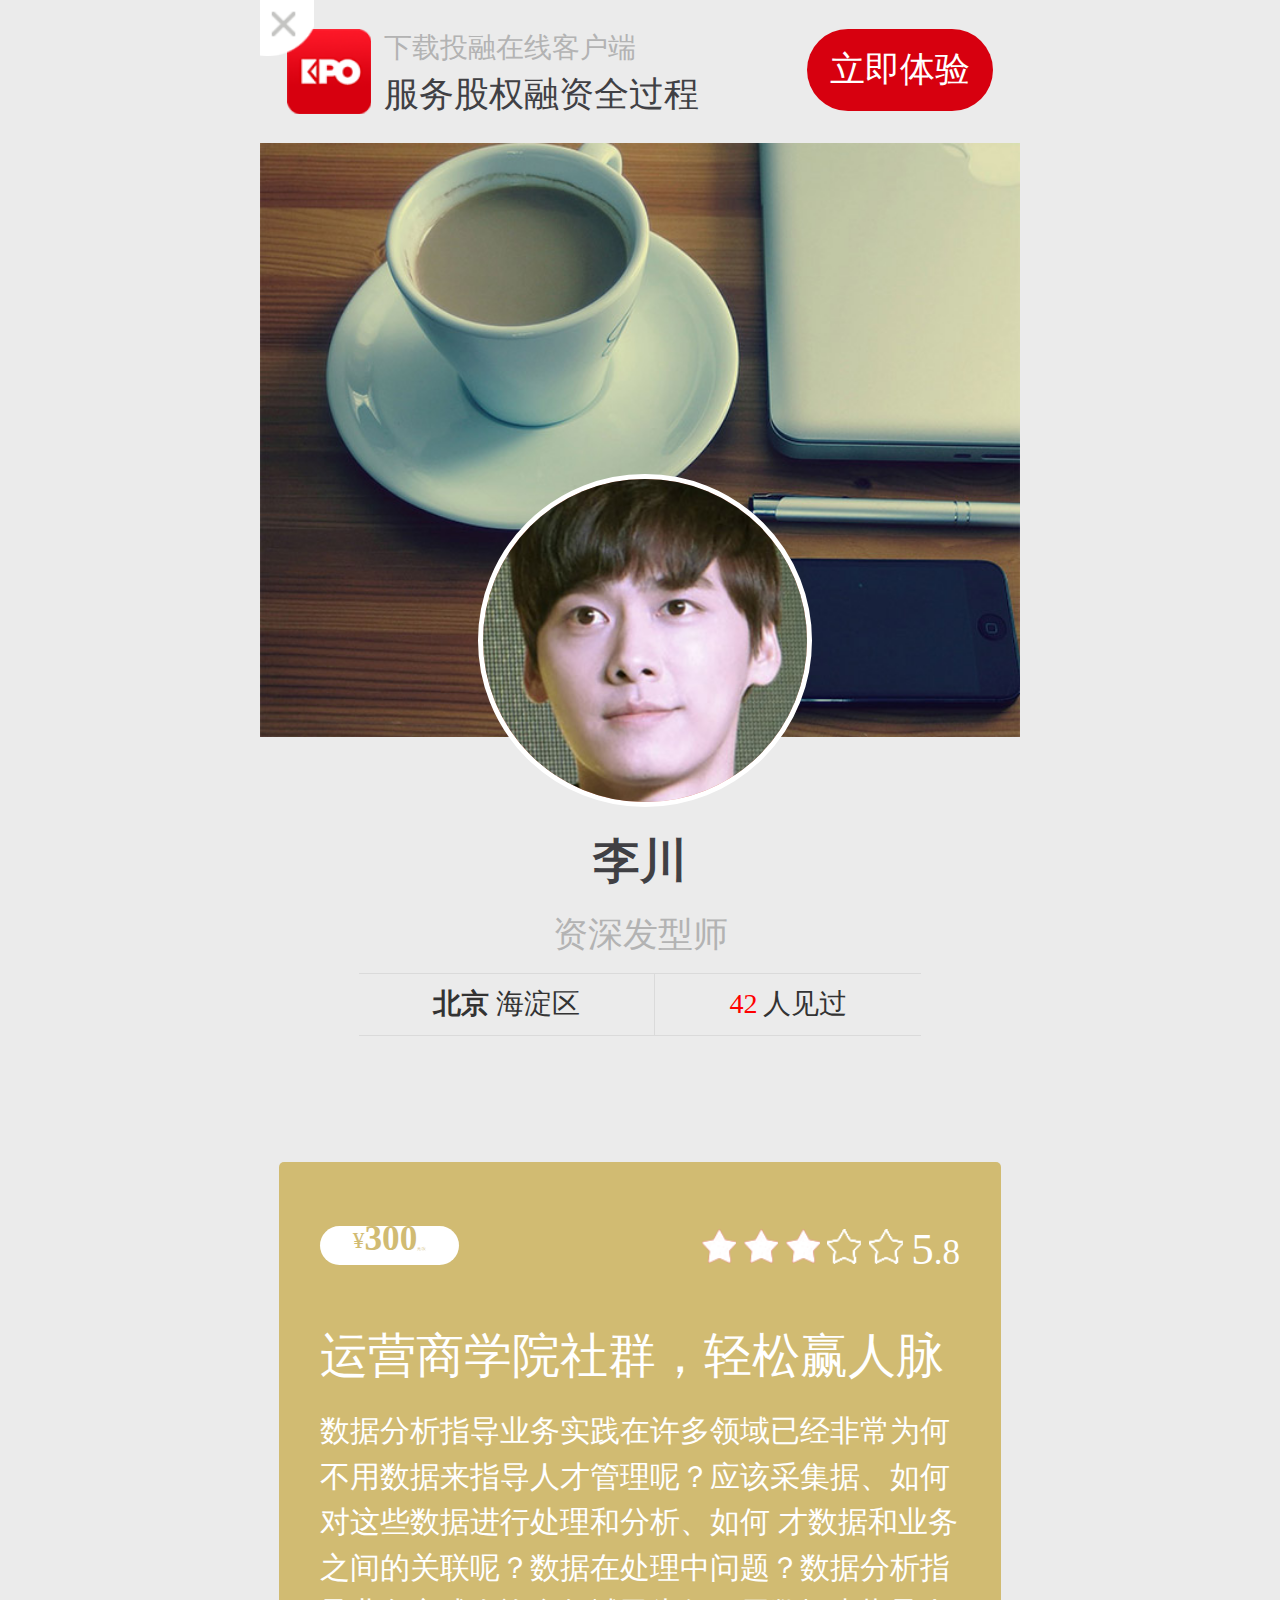
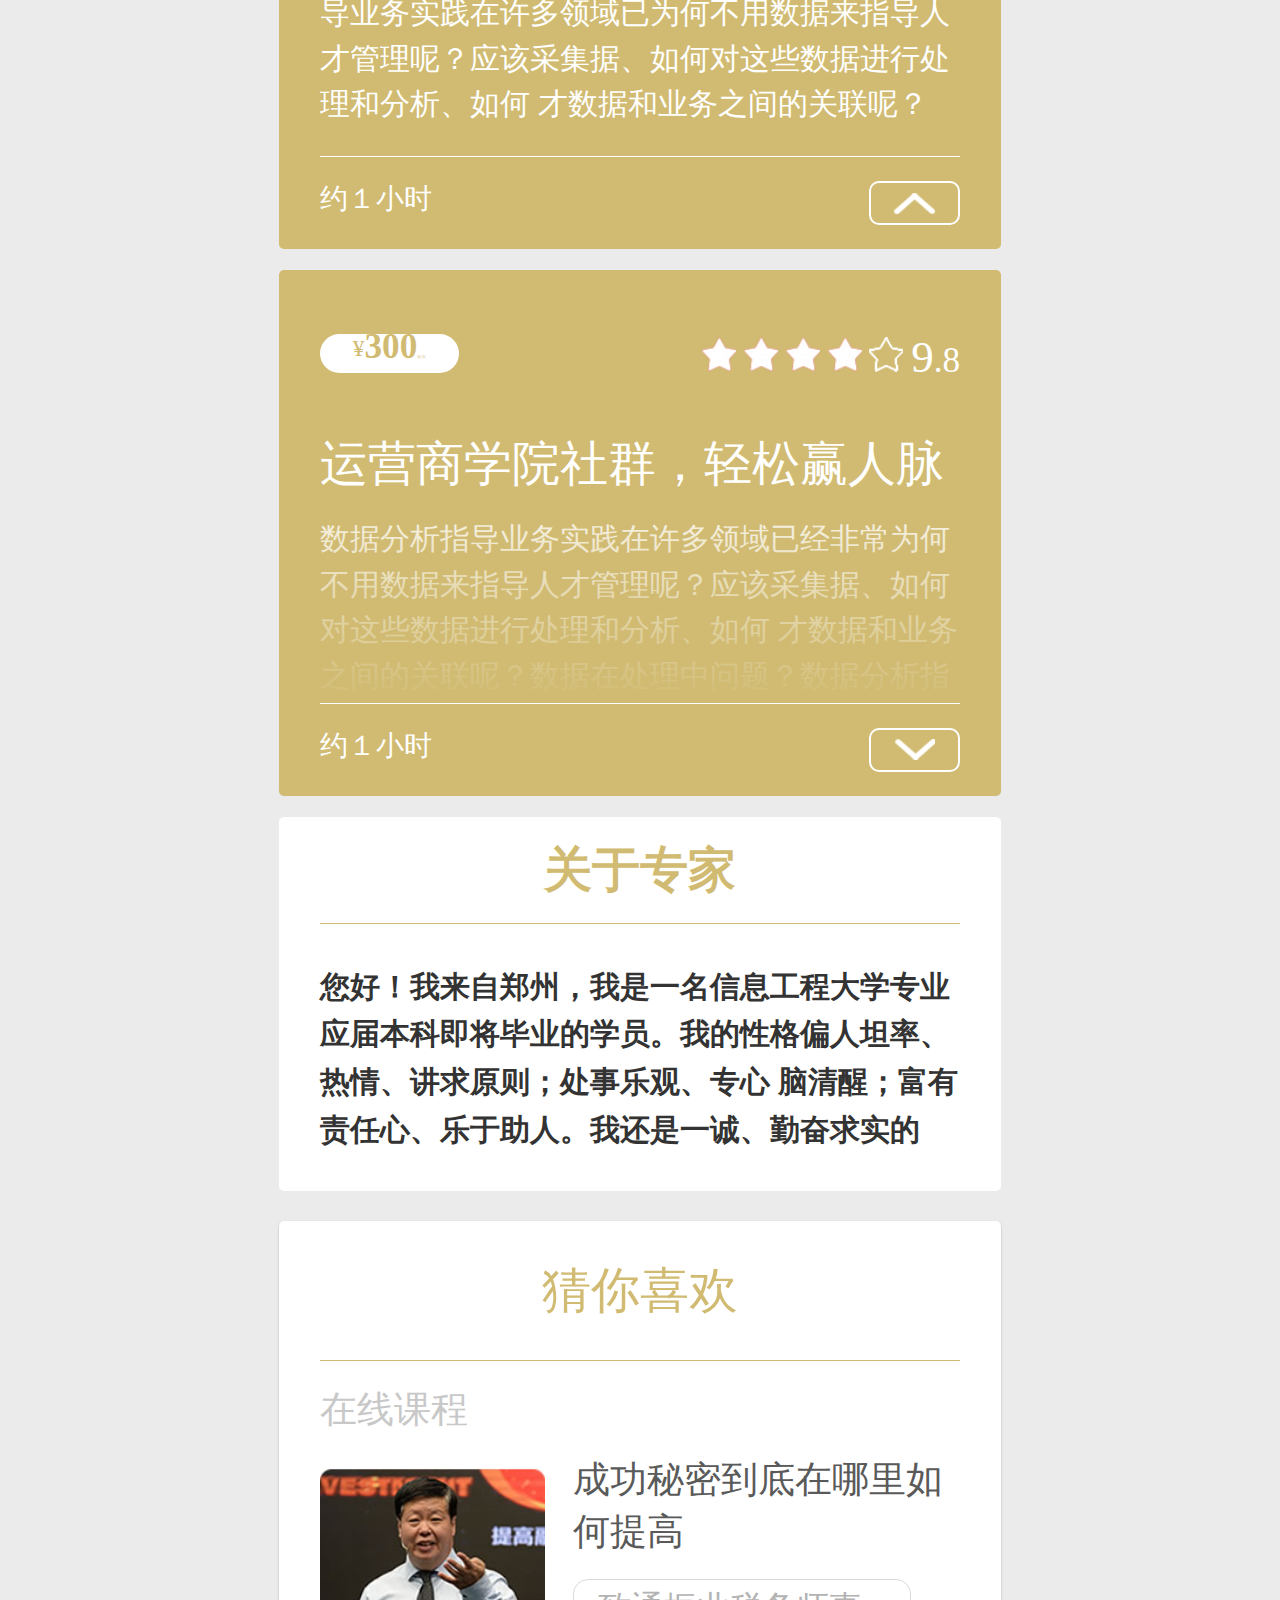
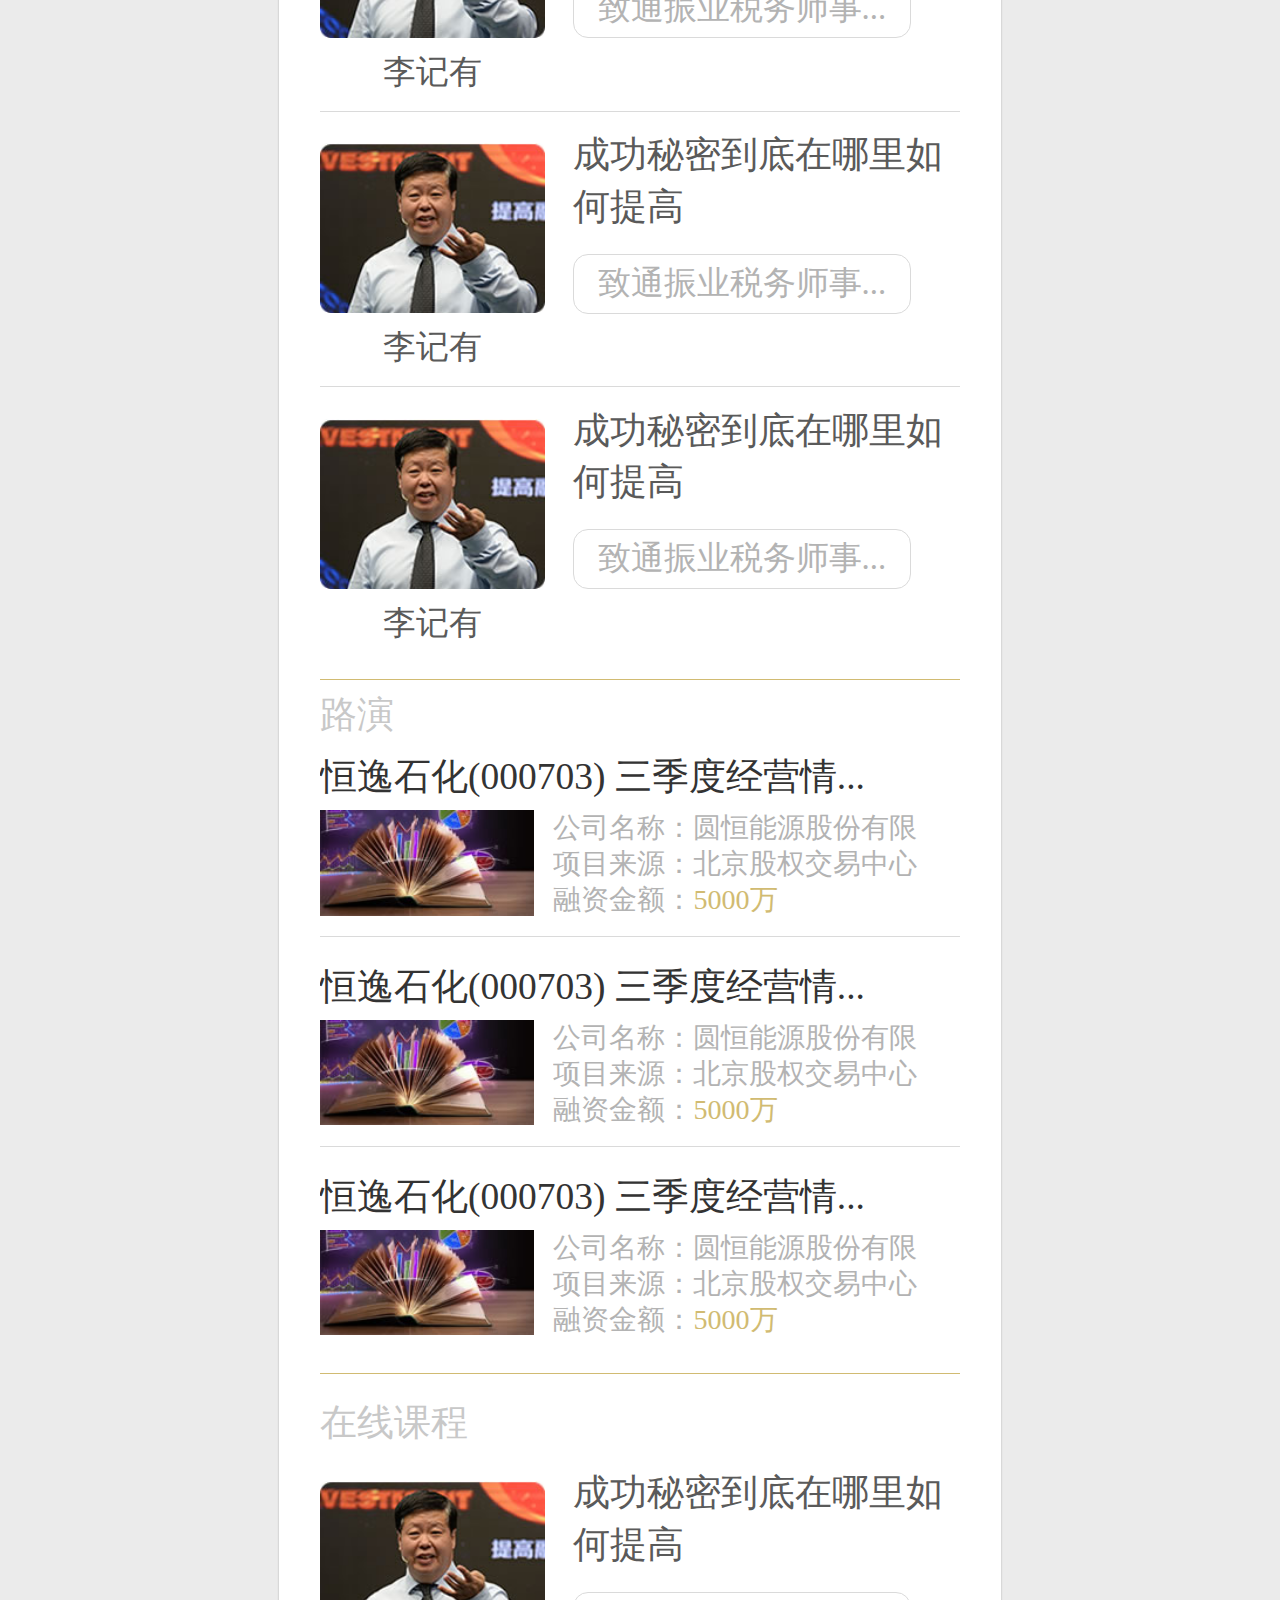
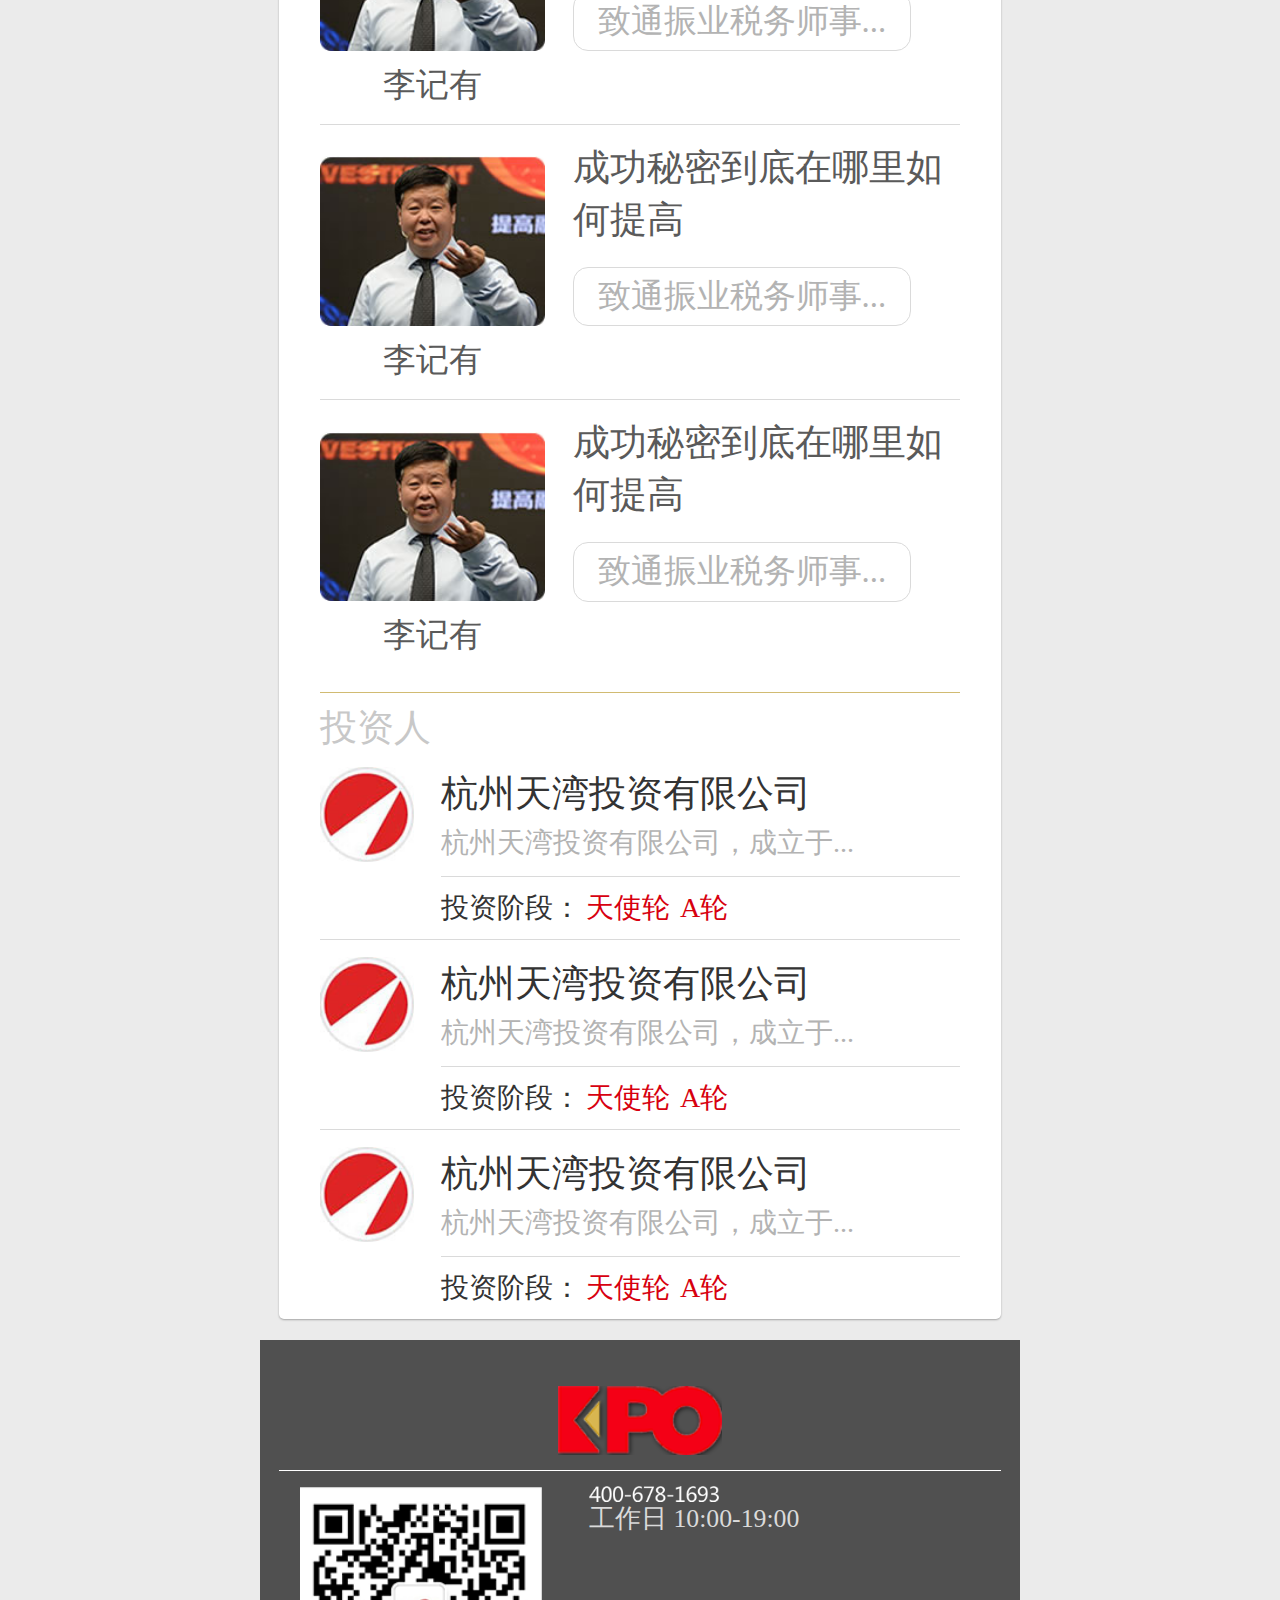
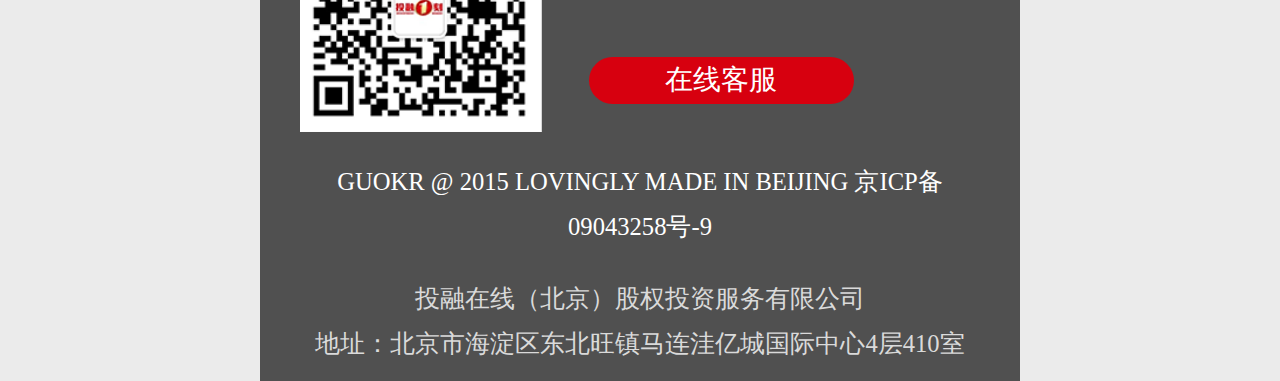
<file: index.html>
<!doctype html>
<html>
<head>
<meta http-equiv="Content-Type" content="text/html; charset=utf-8">
<meta name="viewport" content="initial-scale=1.0, user-scalable=no" />
<meta name="apple-mobile-web-app-capable" content="yes" />
<meta name="apple-mobile-web-app-status-bar-style" content="black" />
<link href="css/mobile-base.css" type="text/css" rel="stylesheet">
<link href="css/mobile-style.css" type="text/css" rel="stylesheet">
<script type="text/javascript" src="js/jquery-1.8.2.min.js"></script>
<script type="text/javascript" src="js/mobile-base.js"></script>

<link href="plug/swiper/swiper.min.css" type="text/css" rel="stylesheet">
<script type="text/javascript" src="plug/swiper/swiper.min.js"></script>

<style type="text/css">
.swiper-slide {
	text-align: center;
	font-size: 14px;
	background: #fff;

	/* Center slide text vertically */
	display: -webkit-box;
	display: -ms-flexbox;
	display: -webkit-flex;
	display: flex;
	-webkit-box-pack: center;
	-ms-flex-pack: center;
	-webkit-justify-content: center;
	justify-content: center;
	-webkit-box-align: center;
	-ms-flex-align: center;
	-webkit-align-items: center;
	align-items: center;
}
</style>
<title>index</title>
</head>
<body>

<!--*头部-开始*************************************-->
  <header class="g-hd ub">
     <a href="javascript:void(0);" class="close_adv_btn"></a>
     <a href="lawyer.html" class="hd-logo bs-cov"></a>
     <div class="hd-cen ub-f1">
       <p class="hd-tit1">下载投融在线客户端</p>
       <h2 class="hd-tit2">服务股权融资全过程</h2>
     </div>
     <a href="project.html" class="u-btn1">立即体验</a>
  </header>
<!--*头部-结束**************************************-->

<!--*内容-开始**************************************-->
  <article class="g-bd">
    <div class="m-bner"><img src="images/adv/bner01.jpg"></div>
    <!--用户信息*start-->
    <dl class="user-info">
      <dt class="user-photo"><a href="design.html"><img src="images/thumb/photo.jpg"></a></dt>
      <dd class="user-con">
        <h3 class="user-name">李川</h3>
        <p class="user-intro">资深发型师</p>
        <ul class="user-adrs ub">
          <li class="ub-f1"><b>北京</b>  海淀区</li>
          <li class="ub-f1"><span class="red">42</span>人见过</li>
        </ul>
      </dd>
    </dl>
    <!--用户信息*end-->

    <!--用户评价*start-->
    <section class="m-coms ub-bsb">
      <div class="m-coms-hd ub ub-ac ub-pj">
        <span class="m-coms-price ub-bsb"><sup>¥</sup><em>300</em><i>元/次</i></span>
        <!--评分*start-->
        <div class="m-coms-star">
          <span class="s active"></span>
          <span class="s active"></span>
          <span class="s active"></span>
          <span class="s"></span>
          <span class="s"></span>
          <span class="score"><em>5</em>.<i>8</i></span>
        </div>
        <!--评分*end-->
      </div>

      <dl class="m-coms-cn">
        <dt class="tit">运营商学院社群，轻松赢人脉</dt>
        <dd class="info up">数据分析指导业务实践在许多领域已经非常为何不用数据来指导人才管理呢？应该采集据、如何对这些数据进行处理和分析、如何
才数据和业务之间的关联呢？数据在处理中问题？数据分析指导业务实践在许多领域已为何不用数据来指导人才管理呢？应该采集据、如何对这些数据进行处理和分析、如何
才数据和业务之间的关联呢？<div class="bg"></div></dd>
 				<dd class="bom ub ub-ac ub-pj">
          <span class="tm">约１小时</span>
          <a href="javascript:void(0);" class="btn up"></a>
        </dd>
      </dl>
    </section>
    <!--用户评价*end-->

    <!--用户评价*start-->
    <section class="m-coms ub-bsb">
      <div class="m-coms-hd ub ub-ac ub-pj">
        <span class="m-coms-price ub ub-ac ub-pc ub-bsb"><sup>¥</sup><em>300</em><i>元/次</i></span>
        <!--评分*start-->
        <div class="m-coms-star">
          <span class="s active"></span>
          <span class="s active"></span>
          <span class="s active"></span>
          <span class="s active"></span>
          <span class="s"></span>
          <span class="score"><em>9</em>.<i>8</i></span>
        </div>
        <!--评分*end-->
      </div>

      <dl class="m-coms-cn">
        <dt class="tit">运营商学院社群，轻松赢人脉</dt>
        <dd class="info down">数据分析指导业务实践在许多领域已经非常为何不用数据来指导人才管理呢？应该采集据、如何对这些数据进行处理和分析、如何
才数据和业务之间的关联呢？数据在处理中问题？数据分析指导业务实践在许多领域已为何不用数据来指导人才管理呢？应该采集据、如何对这些数据进行处理和分析、如何
才数据和业务之间的关联呢？<div class="bg"></div></dd>
 				<dd class="bom ub ub-ac ub-pj">
          <span class="tm">约１小时</span>
          <a href="javascript:void(0);" class="btn down"></a>
        </dd>
      </dl>
    </section>
    <!--用户评价*end-->

    <!--关于专家*start-->
    <section class="about_exp ub-bsb">
      <h3 class="tit">关于专家</h3>
      <p class="txt">您好！我来自郑州，我是一名信息工程大学专业应届本科即将毕业的学员。我的性格偏人坦率、热情、讲求原则；处事乐观、专心
脑清醒；富有责任心、乐于助人。我还是一诚、勤奋求实的</p>
    </section>
    <!--关于专家*end-->

    <!--猜你喜欢*start-->
    <section class="like ub-bsb">
      <h3 class="like_tit">猜你喜欢</h3>

      <div class="course_item">
        <h4 class="course_item_bt">在线课程</h4>
        <ul class="course_list">
          <li class="clearfix">
            <div class="course_left">
              <img src="images/thumb/course_pic01.jpg" class="thumb">
              <span class="txt">李记有</span>
            </div>
            <div class="course_right">
              <h3 class="tit">成功秘密到底在哪里如何提高</h3>
              <span class="txt">致通振业税务师事...</span>
            </div>
          </li>
          <li class="clearfix">
            <div class="course_left">
              <img src="images/thumb/course_pic01.jpg" class="thumb">
              <span class="txt">李记有</span>
            </div>
            <div class="course_right">
              <h3 class="tit">成功秘密到底在哪里如何提高</h3>
              <span class="txt">致通振业税务师事...</span>
            </div>
          </li>
          <li class="clearfix">
            <div class="course_left">
              <img src="images/thumb/course_pic01.jpg" class="thumb">
              <span class="txt">李记有</span>
            </div>
            <div class="course_right">
              <h3 class="tit">成功秘密到底在哪里如何提高</h3>
              <span class="txt">致通振业税务师事...</span>
            </div>
          </li>
        </ul>
      </div>

      <div class="actor_item">
        <h4 class="actor_item_bt">路演</h4>
        <ul class="actor_list">
          <li class="clearfix">
            <h2 class="actor_item_tit">恒逸石化(000703) 三季度经营情...</h2>
            <div class="actor_left">
              <img src="images/thumb/actor_pic01.jpg" class="thumb">
            </div>
            <div class="actor_right">
              <p class="txt">公司名称：圆恒能源股份有限责...</p>
              <p class="txt">项目来源：北京股权交易中心</p>
              <p class="txt">融资金额：<span class="cd1b">5000万</span></p>
            </div>
          </li>
          <li class="clearfix">
            <h2 class="actor_item_tit">恒逸石化(000703) 三季度经营情...</h2>
            <div class="actor_left">
              <img src="images/thumb/actor_pic01.jpg" class="thumb">
            </div>
            <div class="actor_right">
              <p class="txt">公司名称：圆恒能源股份有限责...</p>
              <p class="txt">项目来源：北京股权交易中心</p>
              <p class="txt">融资金额：<span class="cd1b">5000万</span></p>
            </div>
          </li>
          <li class="clearfix">
            <h2 class="actor_item_tit">恒逸石化(000703) 三季度经营情...</h2>
            <div class="actor_left">
              <img src="images/thumb/actor_pic01.jpg" class="thumb">
            </div>
            <div class="actor_right">
              <p class="txt">公司名称：圆恒能源股份有限责...</p>
              <p class="txt">项目来源：北京股权交易中心</p>
              <p class="txt">融资金额：<span class="cd1b">5000万</span></p>
            </div>
          </li>
        </ul>
      </div>

      <div class="course_item">
        <h4 class="course_item_bt">在线课程</h4>
        <ul class="course_list">
          <li class="clearfix">
            <div class="course_left">
              <img src="images/thumb/course_pic01.jpg" class="thumb">
              <span class="txt">李记有</span>
            </div>
            <div class="course_right">
              <h3 class="tit">成功秘密到底在哪里如何提高</h3>
              <span class="txt">致通振业税务师事...</span>
            </div>
          </li>
          <li class="clearfix">
            <div class="course_left">
              <img src="images/thumb/course_pic01.jpg" class="thumb">
              <span class="txt">李记有</span>
            </div>
            <div class="course_right">
              <h3 class="tit">成功秘密到底在哪里如何提高</h3>
              <span class="txt">致通振业税务师事...</span>
            </div>
          </li>
          <li class="clearfix">
            <div class="course_left">
              <img src="images/thumb/course_pic01.jpg" class="thumb">
              <span class="txt">李记有</span>
            </div>
            <div class="course_right">
              <h3 class="tit">成功秘密到底在哪里如何提高</h3>
              <span class="txt">致通振业税务师事...</span>
            </div>
          </li>
        </ul>
      </div>

      <div class="tzr_item">
        <h4 class="tzr_item_bt">投资人</h4>
        <ul class="tzr_list mt10">
          <li class="clearfix">
            <div class="tzr_left">
              <img src="images/thumb/tzr_pic01.jpg" class="thumb">
            </div>
            <div class="tzr_right">
              <dl class="tzr_right_t">
                <dt class="tit">杭州天湾投资有限公司</dt>
                <dd class="ftit">杭州天湾投资有限公司，成立于...</dd>
               </dl>
              <p class="txt">投资阶段：<span class="cd70">天使轮</span><span class="cd70">A轮</span></p>
            </div>
          </li>
          <li class="clearfix">
            <div class="tzr_left">
              <img src="images/thumb/tzr_pic01.jpg" class="thumb">
            </div>
            <div class="tzr_right">
              <dl class="tzr_right_t">
                <dt class="tit">杭州天湾投资有限公司</dt>
                <dd class="ftit">杭州天湾投资有限公司，成立于...</dd>
               </dl>
              <p class="txt">投资阶段：<span class="cd70">天使轮</span><span class="cd70">A轮</span></p>
            </div>
          </li>
          <li class="clearfix">
            <div class="tzr_left">
              <img src="images/thumb/tzr_pic01.jpg" class="thumb">
            </div>
            <div class="tzr_right">
              <dl class="tzr_right_t">
                <dt class="tit">杭州天湾投资有限公司</dt>
                <dd class="ftit">杭州天湾投资有限公司，成立于...</dd>
               </dl>
              <p class="txt">投资阶段：<span class="cd70">天使轮</span><span class="cd70">A轮</span></p>
            </div>
          </li>
        </ul>
      </div>

    </section>
    <!--猜你喜欢*end-->

  </article>
<!--*内容-结束**************************************-->

<!--*底部-开始**************************************-->
  <footer class="g-ft">
     <div class="ft-logo"><img src="images/icons/ft_logo.png"></div>
     <dl class="ft-ewm">
       <dt><img src="images/icons/ewm.png"></dt>
       <dd>
         <span class="tel"><img src="images/icons/tel_txt.png"></span>
         <span class="timer">工作日  10:00-19:00</span>
         <a href="#" class="u-btn1 link">在线客服</a>
       </dd>
     </dl>
     <p class="ft-cp">GUOKR @ 2015 LOVINGLY MADE IN BEIJING 京ICP备<br>09043258号-9</p>
     <p class="ft-adrs">投融在线（北京）股权投资服务有限公司<br>地址：北京市海淀区东北旺镇马连洼亿城国际中心4层410室</p>
  </footer>
<!--*底部-结束**************************************-->
<script type="text/javascript">
$(function(){
  /*评分*/
	/*var scores = $.rScore({
			self : '.m-coms-star',
			star : '.s',
			tf   : true
	});	*/

	/*展现更多*/
  $('.btn').on('click',function(){
		var $btn = $(this);
	  if($btn.parents('.m-coms-cn').find('.info').hasClass('down')){
			$btn.parents('.m-coms-cn').find('.info').removeClass('down').addClass('up');
			$btn.removeClass('down').addClass('up');
		}else{
		  $btn.parents('.m-coms-cn').find('.info').removeClass('up').addClass('down');
			$btn.removeClass('up').addClass('down');
		}
	});

	 /*$.mScreen({
		   warp : '.sx_warp',
			 inner : '.sx_inner',
			 onInit : function(){

			 }
	 });

	 $.mScreen({
		   warp : '.cour_warp',
			 inner : '.cour_inner',
			 onInit : function(){

			 }
	 });

	 $.mScreen({
		   warp : '.ly_warp',
			 inner : '.ly_inner',
			 onInit : function(){

			 }
	 });

	 $.mScreen({
		   warp : '.tz_warp',
			 inner : '.tz_inner',
			 onInit : function(){

			 }
	 });*/

})
</script>
</body>
</html>
</file>
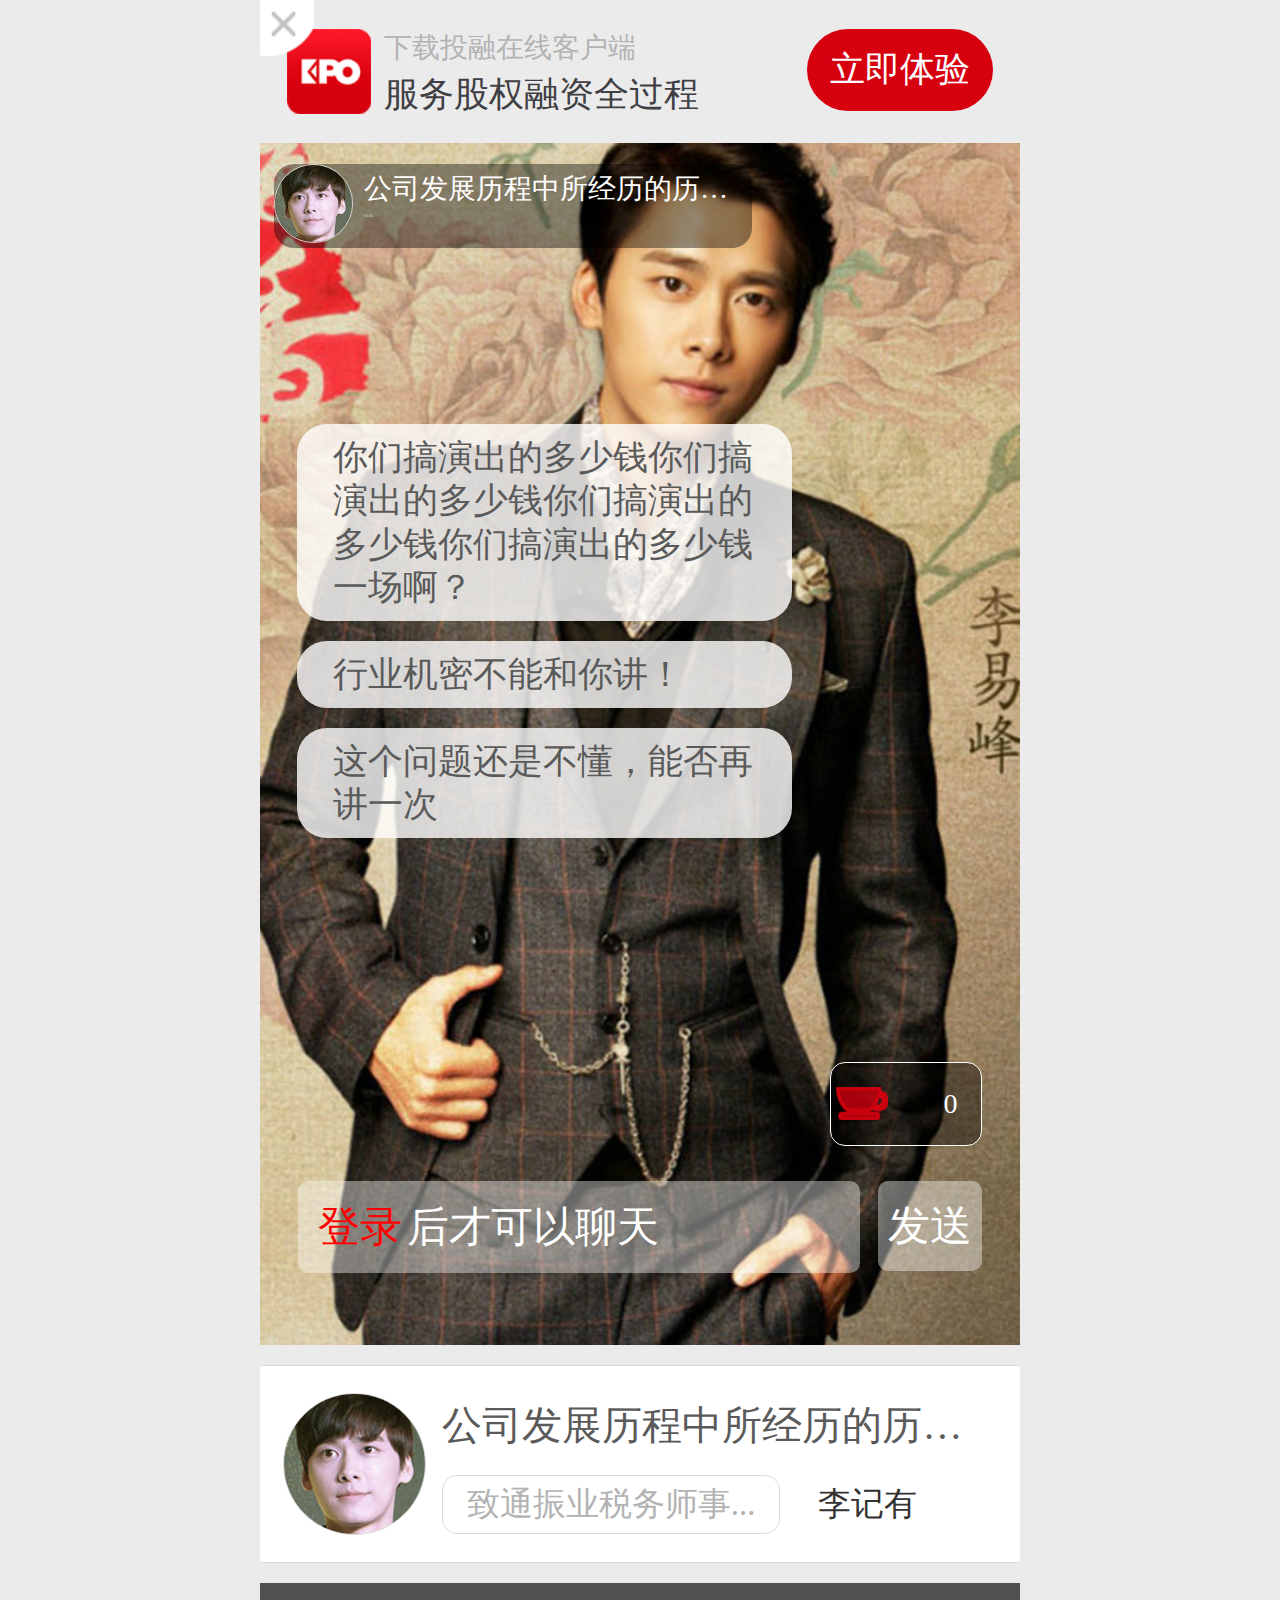
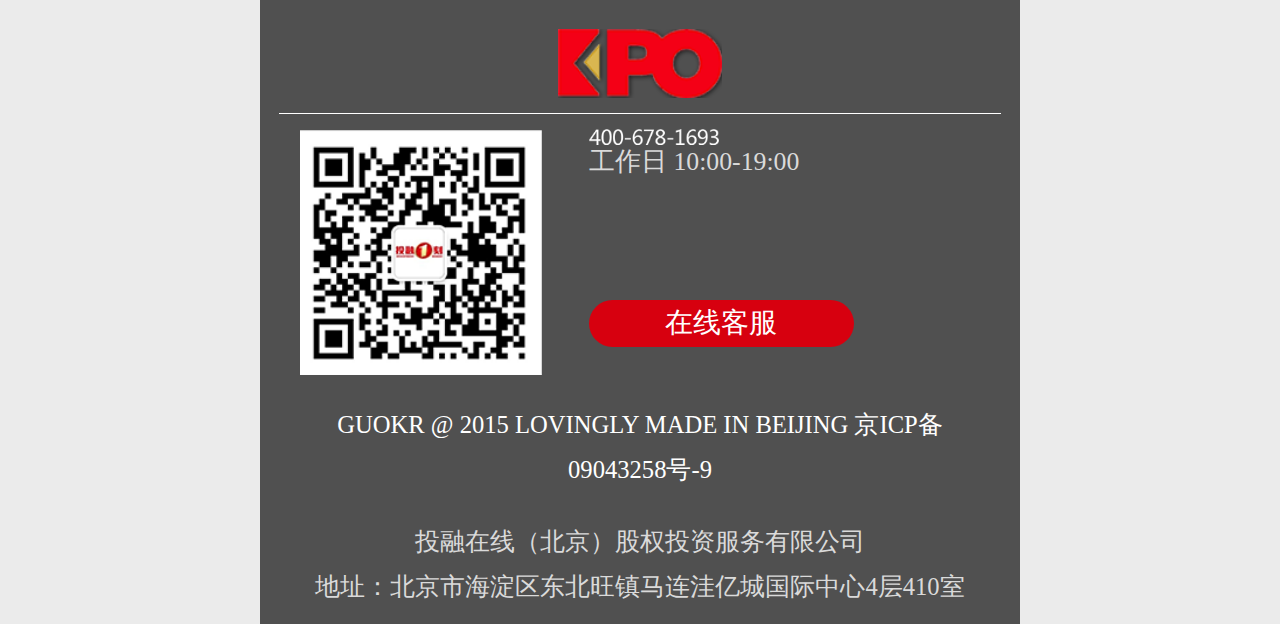
<file: design.html>
<!doctype html>
<html>
<head>
<meta http-equiv="Content-Type" content="text/html; charset=utf-8">
<meta name="viewport" content="initial-scale=1.0, user-scalable=no" />
<meta name="apple-mobile-web-app-capable" content="yes" />
<meta name="apple-mobile-web-app-status-bar-style" content="black" />
<link href="css/mobile-base.css" type="text/css" rel="stylesheet">
<link href="css/mobile-style.css" type="text/css" rel="stylesheet">
<script type="text/javascript" src="js/jquery-1.8.2.min.js"></script>
<script type="text/javascript" src="js/mobile-base.js"></script>

<link href="plug/swiper/swiper.min.css" type="text/css" rel="stylesheet">
<script type="text/javascript" src="plug/swiper/swiper.min.js"></script>
<title>design</title>
</head>
<body>

<!--*头部-开始*************************************-->
  <header class="g-hd ub">
     <a href="javascript:void(0);" class="close_adv_btn"></a>
     <a href="#" class="hd-logo bs-cov"></a>
     <div class="hd-cen ub-f1">
       <p class="hd-tit1">下载投融在线客户端</p>
       <h2 class="hd-tit2">服务股权融资全过程</h2>
     </div>
     <a href="#" class="u-btn1">立即体验</a>
  </header>
<!--*头部-结束**************************************-->

<!--*内容-开始**************************************-->
  <article class="g-bd">
    <!--<div class="m-bner dis-bner"><img src="images/adv/dis_bner01.jpg"></div>-->
    <div class="dis_dialog">
      <img src="images/adv/dis_dialog_bg.jpg" class="dis_dialog_bg">
      <dl class="dis_dialog_ifo">
        <dt class="photo"><img src="images/thumb/dis_photo01.jpg"></dt>
        <dd class="info">
          <h3 class="tit">公司发展历程中所经历的历…</h3>
          <p class="txt">02:00</p>
        </dd>
      </dl>
      
      <ul class="dis_dialist" id="sendData_list">
        <li>你们搞演出的多少钱你们搞演出的多少钱你们搞演出的多少钱你们搞演出的多少钱一场啊？</li>
        <li>行业机密不能和你讲！</li>
        <li>这个问题还是不懂，能否再讲一次</li>        
      </ul>
      
      <span class="dis_num">0</span>
      
      <div class="dis_sendPut ub">
        <div class="ub-f1 dis_ainput">
          <textarea type="text" value="" class="ub-bsb" id="send-content"></textarea>
          <span class="login_tips"><a href="#" class="red">登录</a>后才可以聊天</span>
        </div>
        <button class="dis_asubmit" id="send_btn">发送</button>
      </div>
      
    </div>
    <dl class="dis-item ub ub-pc">
      <dt class="photo"><img src="images/thumb/dis_photo01.jpg"></dt>
      <dd class="info ub-f1">
        <h3 class="tit">公司发展历程中所经历的历…</h3>
        <div class="txt">
          <span class="cel1">致通振业税务师事...</span>
          <span class="cel2">李记有</span>
        </div>
      </dd>
    </dl>
      
  </article>
<!--*内容-结束**************************************--> 

<!--*底部-开始**************************************-->  
  <footer class="g-ft">
     <div class="ft-logo"><img src="images/icons/ft_logo.png"></div>
     <dl class="ft-ewm">
       <dt><img src="images/icons/ewm.png"></dt>
       <dd>
         <span class="tel"><img src="images/icons/tel_txt.png"></span>
         <span class="timer">工作日  10:00-19:00</span>
         <a href="#" class="u-btn1 link">在线客服</a>
       </dd>
     </dl>
     <p class="ft-cp">GUOKR @ 2015 LOVINGLY MADE IN BEIJING 京ICP备<br>09043258号-9</p>
     <p class="ft-adrs">投融在线（北京）股权投资服务有限公司<br>地址：北京市海淀区东北旺镇马连洼亿城国际中心4层410室</p>
  </footer>
<!--*底部-结束**************************************-->
<script type="text/javascript">
$(function(){
  /*评分*/
	var scores = $.rScore({
			self : '.m-coms-star',
			star : '.s',
			tf   : true					
	});	
	
	/*展现更多*/
  $('.btn').on('click',function(){
		var $btn = $(this);		
	  if($btn.parents('.m-coms-cn').find('.info').hasClass('down')){
			$btn.parents('.m-coms-cn').find('.info').removeClass('down').addClass('up');
			$btn.removeClass('down').addClass('up');
		}else{
		  $btn.parents('.m-coms-cn').find('.info').removeClass('up').addClass('down');
			$btn.removeClass('up').addClass('down');	
		}	
	});	
	
	$('.select-num-all').click(function(){
	  $(this).prev().height('auto');	
	});
	
	$('.dis_ainput textarea').click(function(){
		
	});
	
	发送信息
	$.pSend({
		 showCont : '#sendData_list',
		 input : '#send-content',
		 sendBtn : '#send_btn',
		 beforeSend : function(){


		 },
		 callBack : function(){


		 }

  });
				
})
</script>
</body>
</html>
</file>
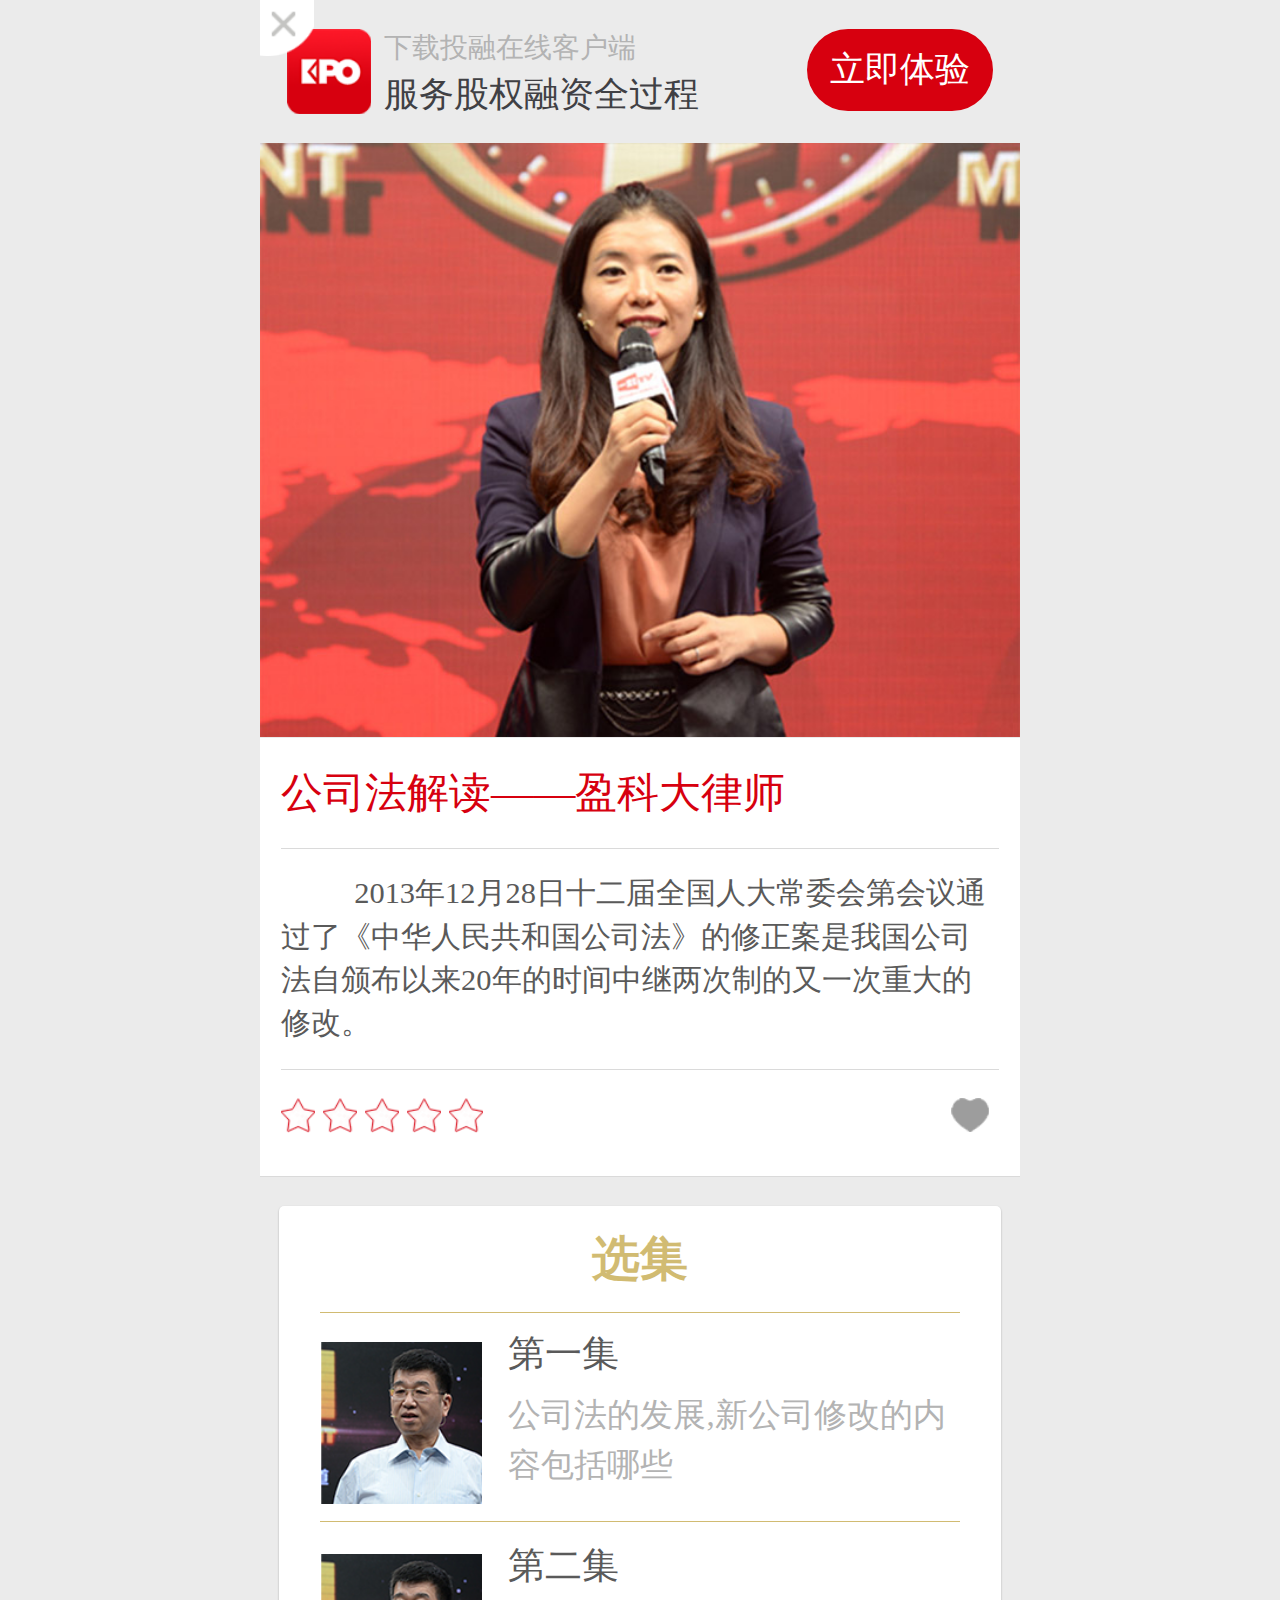
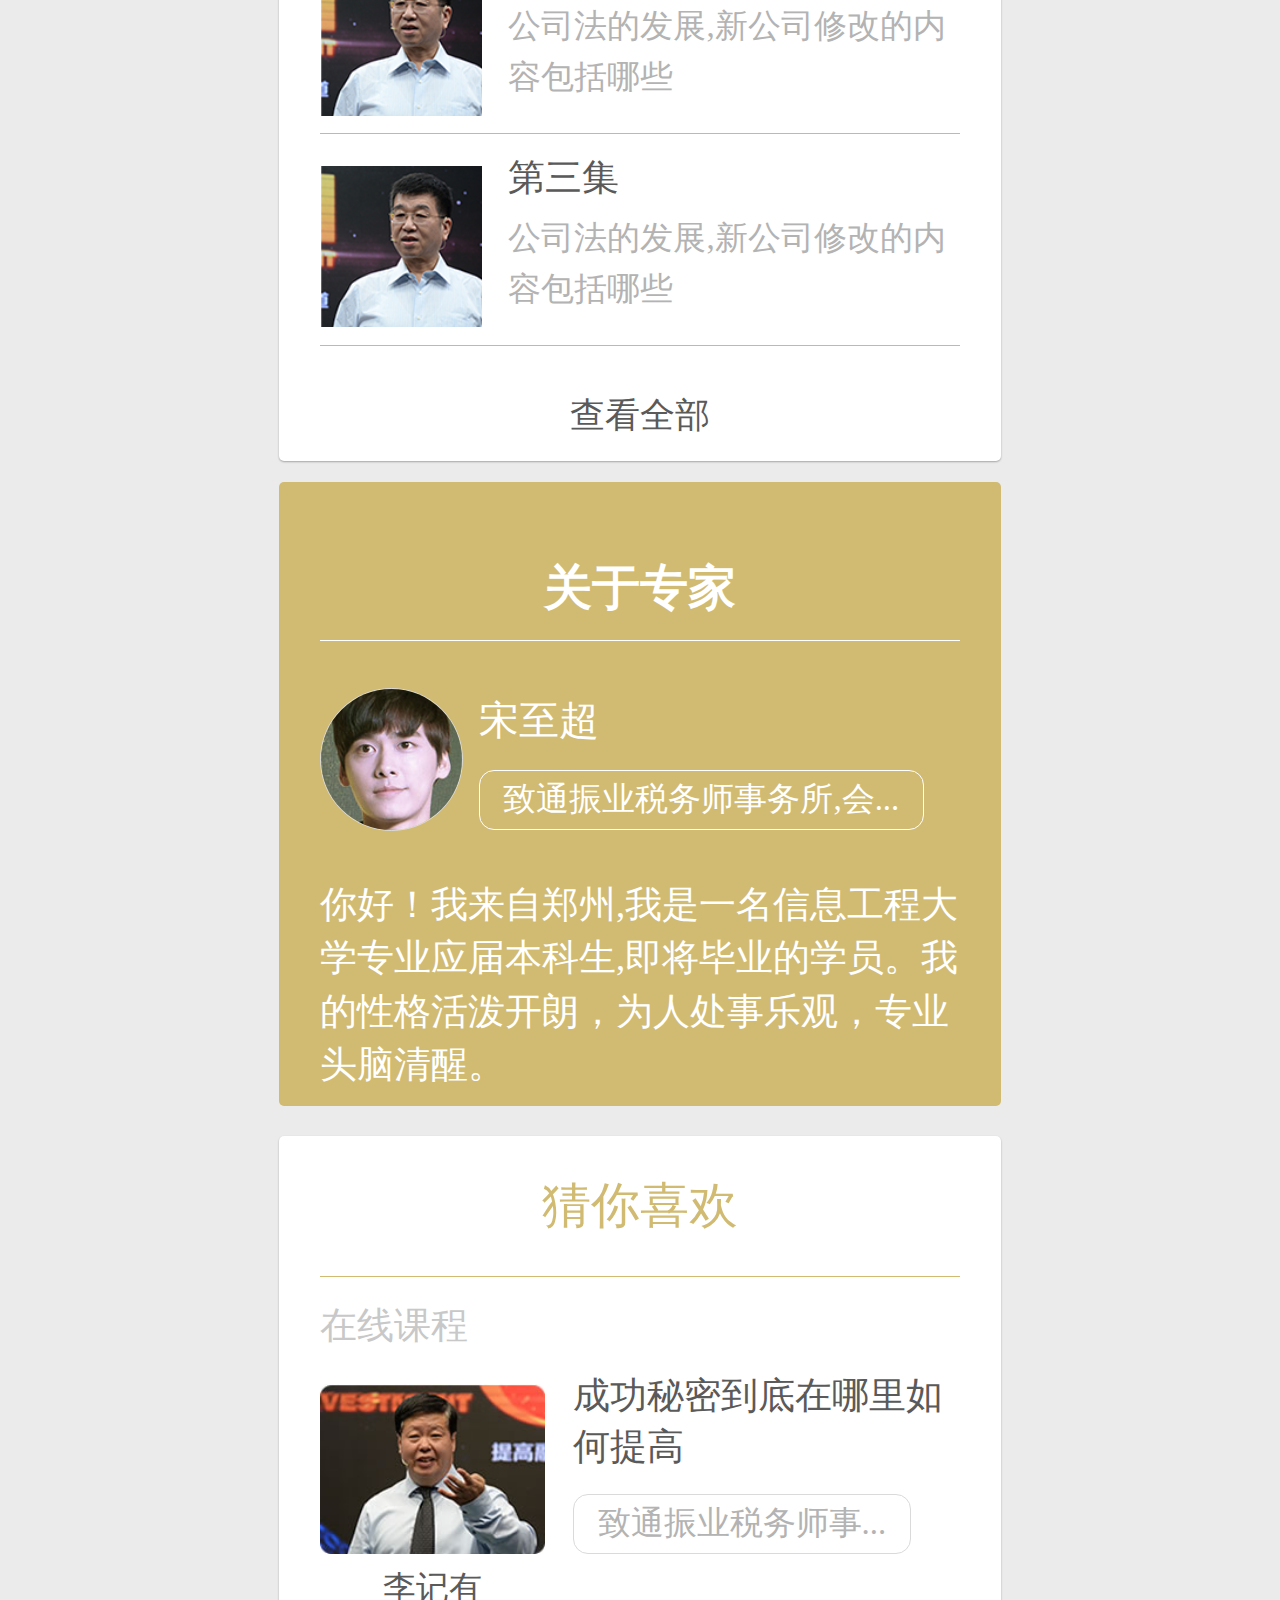
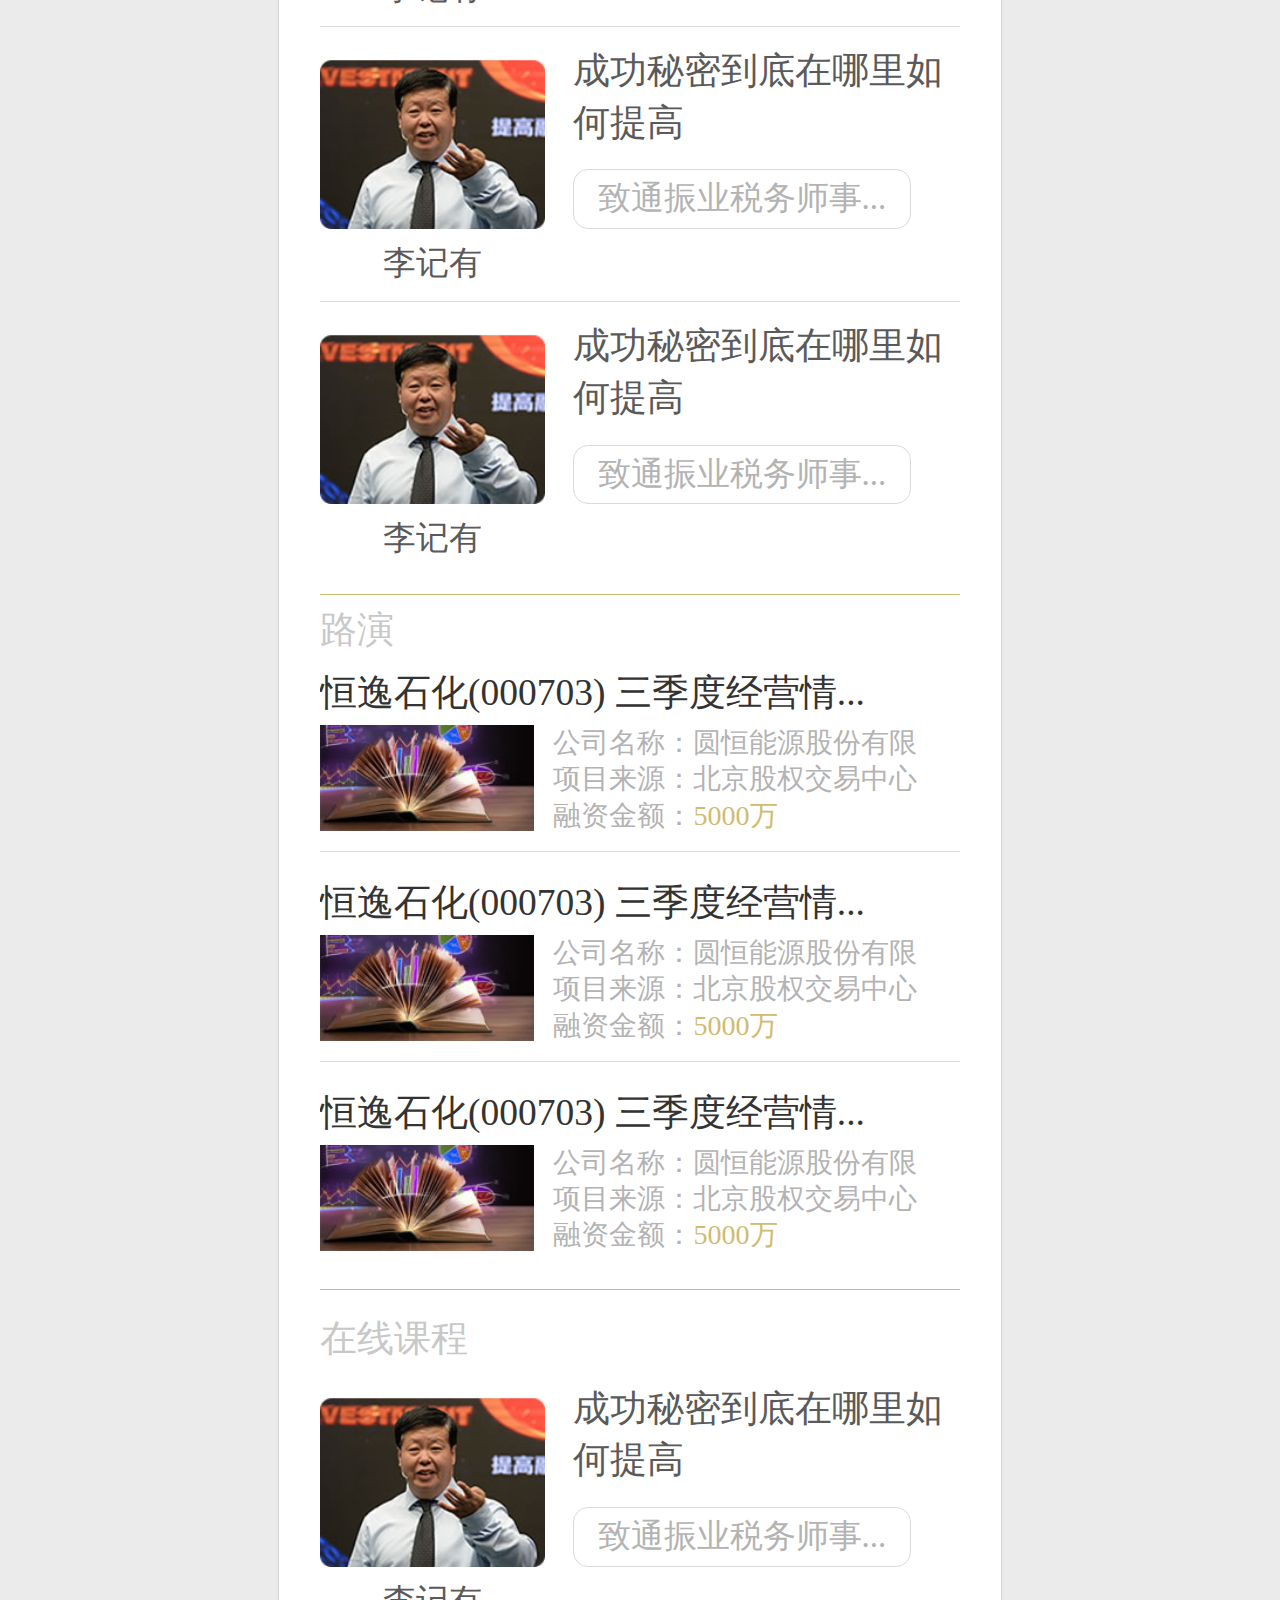
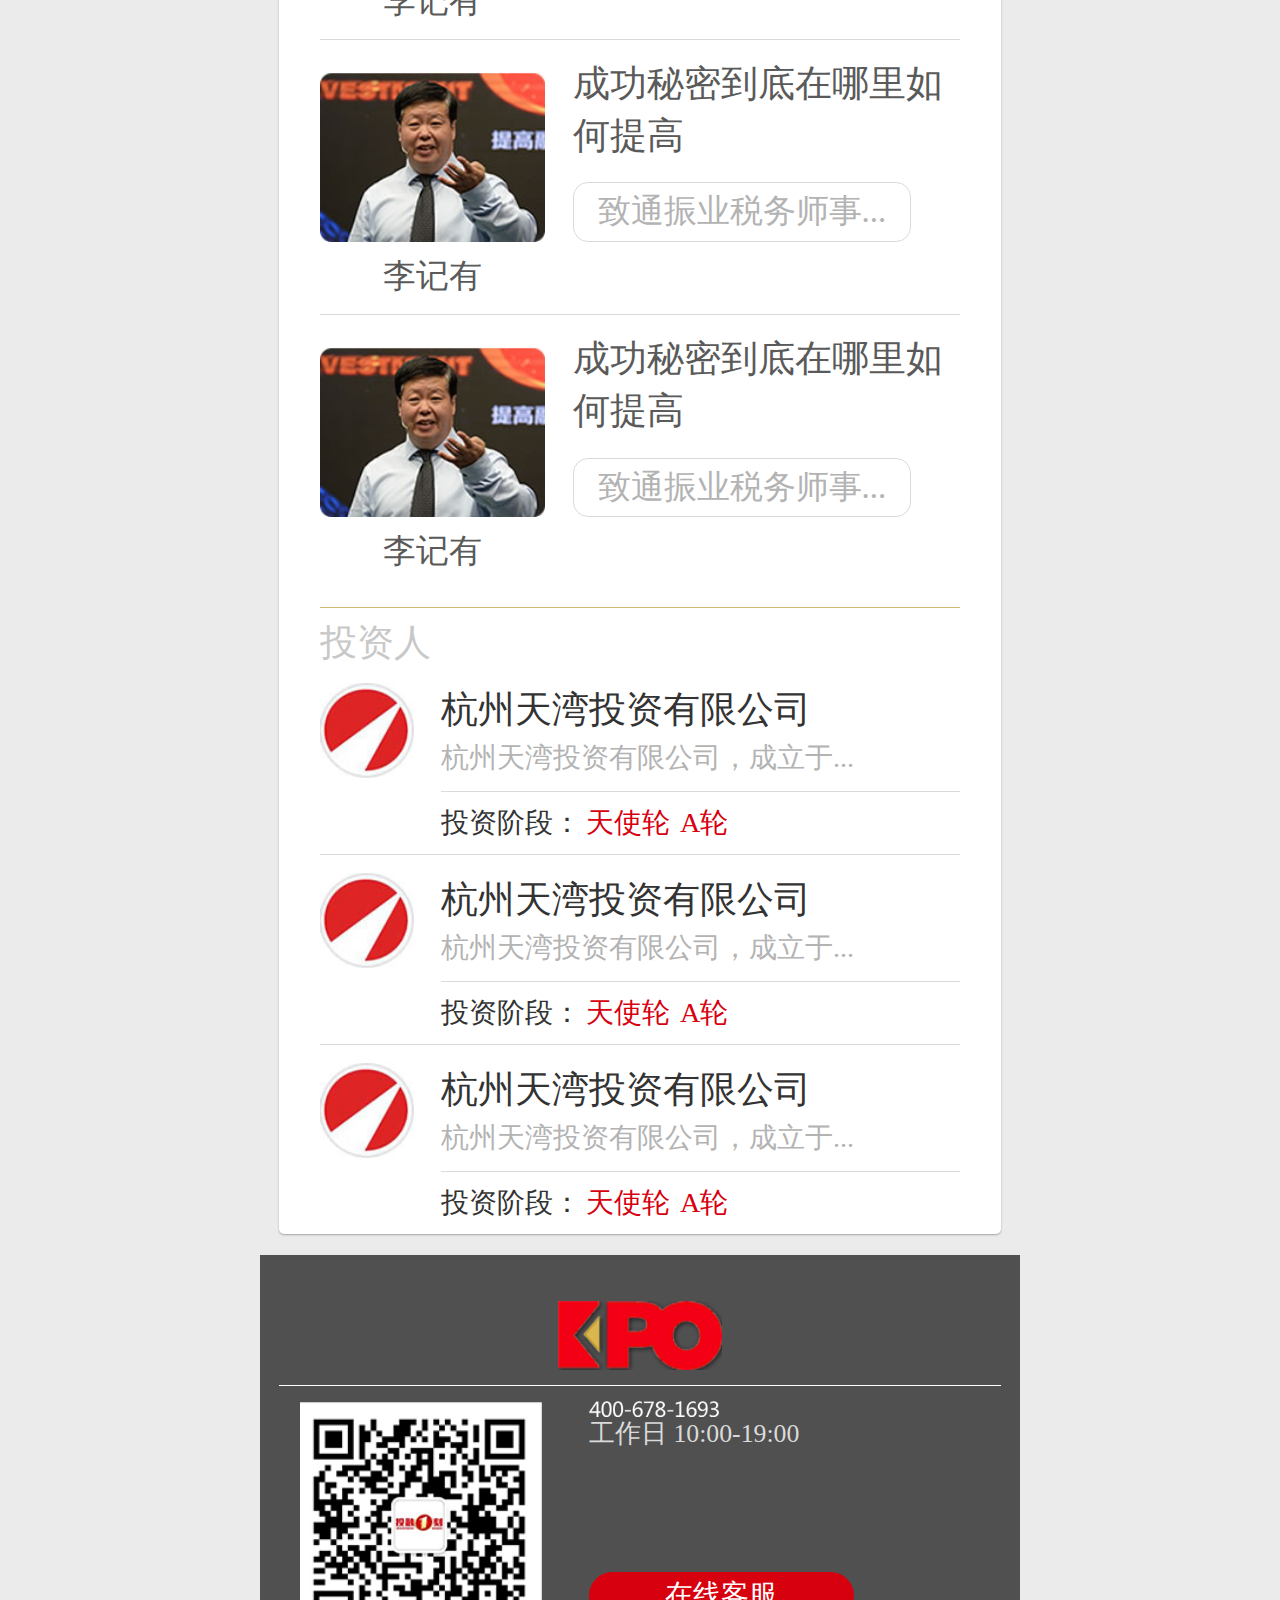
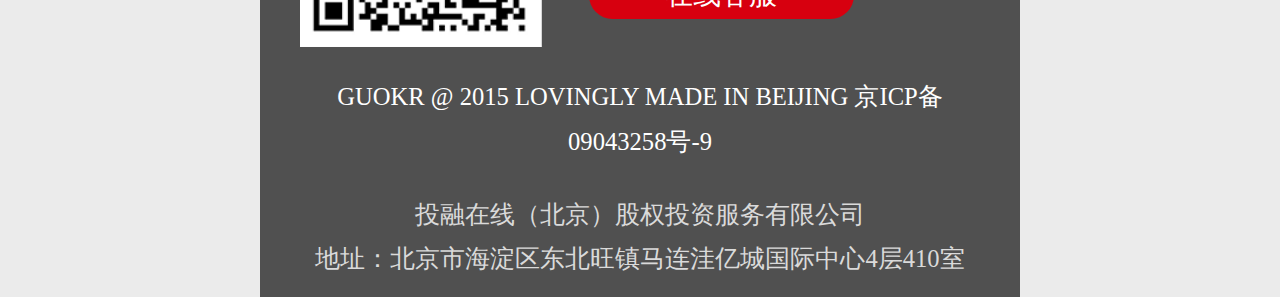
<file: lawyer.html>
<!doctype html>
<html>
<head>
<meta http-equiv="Content-Type" content="text/html; charset=utf-8">
<meta name="viewport" content="initial-scale=1.0, user-scalable=no" />
<meta name="apple-mobile-web-app-capable" content="yes" />
<meta name="apple-mobile-web-app-status-bar-style" content="black" />
<link href="css/mobile-base.css" type="text/css" rel="stylesheet">
<link href="css/mobile-style.css" type="text/css" rel="stylesheet">
<script type="text/javascript" src="js/jquery-1.8.2.min.js"></script>
<script type="text/javascript" src="js/mobile-base.js"></script>

<link href="plug/swiper/swiper.min.css" type="text/css" rel="stylesheet">
<script type="text/javascript" src="plug/swiper/swiper.min.js"></script>
<title>laywer</title>
</head>
<body>

<!--*头部-开始*************************************-->
  <header class="g-hd ub">
     <a href="javascript:void(0);" class="close_adv_btn"></a>
     <a href="#" class="hd-logo bs-cov"></a>
     <div class="hd-cen ub-f1">
       <p class="hd-tit1">下载投融在线客户端</p>
       <h2 class="hd-tit2">服务股权融资全过程</h2>
     </div>
     <a href="#" class="u-btn1">立即体验</a>
  </header>
<!--*头部-结束**************************************-->

<!--*内容-开始**************************************-->
  <article class="g-bd">
    <div class="m-bner"><img src="images/adv/lay_bner01.jpg"></div>
    <!--用户评价*start-->
    <dl class="lay-intro">
      <dt class="lay-tit">公司法解读——盈科大律师</dt>
      <dd class="lay-txt">2013年12月28日十二届全国人大常委会第会议通过了《中华人民共和国公司法》的修正案是我国公司法自颁布以来20年的时间中继两次制的又一次重大的修改。</dd>
      <dd class="lay-pj m-coms-hd ub ub-pj">
        <!--评分*start-->
        <div class="m-coms-star" s='0'>
          <span class="s"></span>
          <span class="s"></span>
          <span class="s"></span>
          <span class="s"></span>
          <span class="s"></span>
          <!--<a href="#" class="u-btn1">确定</a>-->
        </div>        
        <!--评分*end-->
        <a href="javascript:void(0);" class="fate"></a>
      </dd>
    </dl>
    <!--用户评价*end-->
    
    <!--选集*start-->
    <div class="select-num">
      <h3 class="select-num-hd">选集</h3>
      <div class="select-num-con">
        <div class="select_item">        
        <ul class="select_list">
          <li class="clearfix">
            <div class="select_left">
              <img src="images/thumb/select_pic01.png" class="thumb">              
            </div>
            <div class="select_right">
              <h3 class="tit">第一集</h3>
              <div class="txt">公司法的发展,新公司修改的内容包括哪些</div>
            </div>
          </li>
          <li class="clearfix">
            <div class="select_left">
              <img src="images/thumb/select_pic01.png" class="thumb">              
            </div>
            <div class="select_right">
              <h3 class="tit">第二集</h3>
              <div class="txt">公司法的发展,新公司修改的内容包括哪些</div>
            </div>
          </li>
          <li class="clearfix">
            <div class="select_left">
              <img src="images/thumb/select_pic01.png" class="thumb">              
            </div>
            <div class="select_right">
              <h3 class="tit">第三集</h3>
              <div class="txt">公司法的发展,新公司修改的内容包括哪些</div>
            </div>
          </li>
          <li class="clearfix">
            <div class="select_left">
              <img src="images/thumb/select_pic01.png" class="thumb">              
            </div>
            <div class="select_right">
              <h3 class="tit">第三集</h3>
              <div class="txt">公司法的发展,新公司修改的内容包括哪些</div>
            </div>
          </li>
          <li class="clearfix">
            <div class="select_left">
              <img src="images/thumb/select_pic01.png" class="thumb">              
            </div>
            <div class="select_right">
              <h3 class="tit">第三集</h3>
              <div class="txt">公司法的发展,新公司修改的内容包括哪些</div>
            </div>
          </li>
          <li class="clearfix">
            <div class="select_left">
              <img src="images/thumb/select_pic01.png" class="thumb">              
            </div>
            <div class="select_right">
              <h3 class="tit">第三集</h3>
              <div class="txt">公司法的发展,新公司修改的内容包括哪些</div>
            </div>
          </li>
        </ul>
      </div>
      </div>
      <a href="javascript:void(0)" class="select-num-all">查看全部</a>
    </div>
    <!--选集*end-->
    
    <!--关于专家2*start-->
    <div class="exp-box ub-bsb">
      <h3 class="exp-box-hd">关于专家</h3>
      <dl class="dis-item2 ub ub-pc">
      <dt class="photo"><img src="images/thumb/dis_photo01.jpg"></dt>
      <dd class="info ub-f1">
        <h3 class="tit">宋至超</h3>
        <div class="txt">
          <span class="cel1">致通振业税务师事务所,会...</span>          
        </div>
      </dd>      
    </dl>
      <div class="exp_intro_txt">你好！我来自郑州,我是一名信息工程大学专业应届本科生,即将毕业的学员。我的性格活泼开朗，为人处事乐观，专业头脑清醒。 </div>
    </div>
    <!--关于专家2*end-->
    
    <!--猜你喜欢*start-->
    <section class="like ub-bsb">
      <h3 class="like_tit">猜你喜欢</h3>
      
      <div class="course_item">
        <h4 class="course_item_bt">在线课程</h4>
        <ul class="course_list">
          <li class="clearfix">
            <div class="course_left">
              <img src="images/thumb/course_pic01.jpg" class="thumb">
              <span class="txt">李记有</span>
            </div>
            <div class="course_right">
              <h3 class="tit">成功秘密到底在哪里如何提高</h3>
              <span class="txt">致通振业税务师事...</span>
            </div>
          </li>
          <li class="clearfix">
            <div class="course_left">
              <img src="images/thumb/course_pic01.jpg" class="thumb">
              <span class="txt">李记有</span>
            </div>
            <div class="course_right">
              <h3 class="tit">成功秘密到底在哪里如何提高</h3>
              <span class="txt">致通振业税务师事...</span>
            </div>
          </li>
          <li class="clearfix">
            <div class="course_left">
              <img src="images/thumb/course_pic01.jpg" class="thumb">
              <span class="txt">李记有</span>
            </div>
            <div class="course_right">
              <h3 class="tit">成功秘密到底在哪里如何提高</h3>
              <span class="txt">致通振业税务师事...</span>
            </div>
          </li>
        </ul>
      </div>
      
      <div class="actor_item">
        <h4 class="actor_item_bt">路演</h4>
        <ul class="actor_list">
          <li class="clearfix">
            <h2 class="actor_item_tit">恒逸石化(000703) 三季度经营情...</h2>
            <div class="actor_left">
              <img src="images/thumb/actor_pic01.jpg" class="thumb">             
            </div>
            <div class="actor_right">              
              <p class="txt">公司名称：圆恒能源股份有限责...</p>
              <p class="txt">项目来源：北京股权交易中心</p>
              <p class="txt">融资金额：<span class="cd1b">5000万</span></p>
            </div>
          </li>
          <li class="clearfix">
            <h2 class="actor_item_tit">恒逸石化(000703) 三季度经营情...</h2>
            <div class="actor_left">
              <img src="images/thumb/actor_pic01.jpg" class="thumb">             
            </div>
            <div class="actor_right">              
              <p class="txt">公司名称：圆恒能源股份有限责...</p>
              <p class="txt">项目来源：北京股权交易中心</p>
              <p class="txt">融资金额：<span class="cd1b">5000万</span></p>
            </div>
          </li>
          <li class="clearfix">
            <h2 class="actor_item_tit">恒逸石化(000703) 三季度经营情...</h2>
            <div class="actor_left">
              <img src="images/thumb/actor_pic01.jpg" class="thumb">             
            </div>
            <div class="actor_right">              
              <p class="txt">公司名称：圆恒能源股份有限责...</p>
              <p class="txt">项目来源：北京股权交易中心</p>
              <p class="txt">融资金额：<span class="cd1b">5000万</span></p>
            </div>
          </li>          
        </ul>
      </div>
      
      <div class="course_item">
        <h4 class="course_item_bt">在线课程</h4>
        <ul class="course_list">
          <li class="clearfix">
            <div class="course_left">
              <img src="images/thumb/course_pic01.jpg" class="thumb">
              <span class="txt">李记有</span>
            </div>
            <div class="course_right">
              <h3 class="tit">成功秘密到底在哪里如何提高</h3>
              <span class="txt">致通振业税务师事...</span>
            </div>
          </li>
          <li class="clearfix">
            <div class="course_left">
              <img src="images/thumb/course_pic01.jpg" class="thumb">
              <span class="txt">李记有</span>
            </div>
            <div class="course_right">
              <h3 class="tit">成功秘密到底在哪里如何提高</h3>
              <span class="txt">致通振业税务师事...</span>
            </div>
          </li>
          <li class="clearfix">
            <div class="course_left">
              <img src="images/thumb/course_pic01.jpg" class="thumb">
              <span class="txt">李记有</span>
            </div>
            <div class="course_right">
              <h3 class="tit">成功秘密到底在哪里如何提高</h3>
              <span class="txt">致通振业税务师事...</span>
            </div>
          </li>
        </ul>
      </div>
      
      <div class="tzr_item">
        <h4 class="tzr_item_bt">投资人</h4>
        <ul class="tzr_list mt10">
          <li class="clearfix">            
            <div class="tzr_left">
              <img src="images/thumb/tzr_pic01.jpg" class="thumb">             
            </div>
            <div class="tzr_right">              
              <dl class="tzr_right_t">
                <dt class="tit">杭州天湾投资有限公司</dt>
                <dd class="ftit">杭州天湾投资有限公司，成立于...</dd>
               </dl>
              <p class="txt">投资阶段：<span class="cd70">天使轮</span><span class="cd70">A轮</span></p>
            </div>
          </li>
          <li class="clearfix">            
            <div class="tzr_left">
              <img src="images/thumb/tzr_pic01.jpg" class="thumb">             
            </div>
            <div class="tzr_right">              
              <dl class="tzr_right_t">
                <dt class="tit">杭州天湾投资有限公司</dt>
                <dd class="ftit">杭州天湾投资有限公司，成立于...</dd>
               </dl>
              <p class="txt">投资阶段：<span class="cd70">天使轮</span><span class="cd70">A轮</span></p>
            </div>
          </li>
          <li class="clearfix">            
            <div class="tzr_left">
              <img src="images/thumb/tzr_pic01.jpg" class="thumb">             
            </div>
            <div class="tzr_right">              
              <dl class="tzr_right_t">
                <dt class="tit">杭州天湾投资有限公司</dt>
                <dd class="ftit">杭州天湾投资有限公司，成立于...</dd>
               </dl>
              <p class="txt">投资阶段：<span class="cd70">天使轮</span><span class="cd70">A轮</span></p>
            </div>
          </li>                    
        </ul>
      </div>
      
    </section>
    <!--猜你喜欢*end-->
    
  </article>
<!--*内容-结束**************************************--> 

<!--*底部-开始**************************************-->  
  <footer class="g-ft">
     <div class="ft-logo"><img src="images/icons/ft_logo.png"></div>
     <dl class="ft-ewm">
       <dt><img src="images/icons/ewm.png"></dt>
       <dd>
         <span class="tel"><img src="images/icons/tel_txt.png"></span>
         <span class="timer">工作日  10:00-19:00</span>
         <a href="#" class="u-btn1 link">在线客服</a>
       </dd>
     </dl>
     <p class="ft-cp">GUOKR @ 2015 LOVINGLY MADE IN BEIJING 京ICP备<br>09043258号-9</p>
     <p class="ft-adrs">投融在线（北京）股权投资服务有限公司<br>地址：北京市海淀区东北旺镇马连洼亿城国际中心4层410室</p>
  </footer>
<!--*底部-结束**************************************-->
<script type="text/javascript">
$(function(){
  /*评分*/
	var scores = $.rScore({
			self : '.m-coms-star',
			star : '.s',
			tf   : true					
	});	
	
	/*展现更多*/
  $('.btn').on('click',function(){
		var $btn = $(this);		
	  if($btn.parents('.m-coms-cn').find('.info').hasClass('down')){
			$btn.parents('.m-coms-cn').find('.info').removeClass('down').addClass('up');
			$btn.removeClass('down').addClass('up');
		}else{
		  $btn.parents('.m-coms-cn').find('.info').removeClass('up').addClass('down');
			$btn.removeClass('up').addClass('down');	
		}	
	});	
	
	$('.select-num-all').toggle(function(){
		$(this).text('收起^');
	  $(this).prev().addClass('show');	
	},function(){
		$(this).text('查看全部');
		$(this).prev().removeClass('show');	
	});
	 
	$('.fate').click(function(){
	  $(this).addClass('active');	
	});			
})
</script>
</body>
</html>
</file>
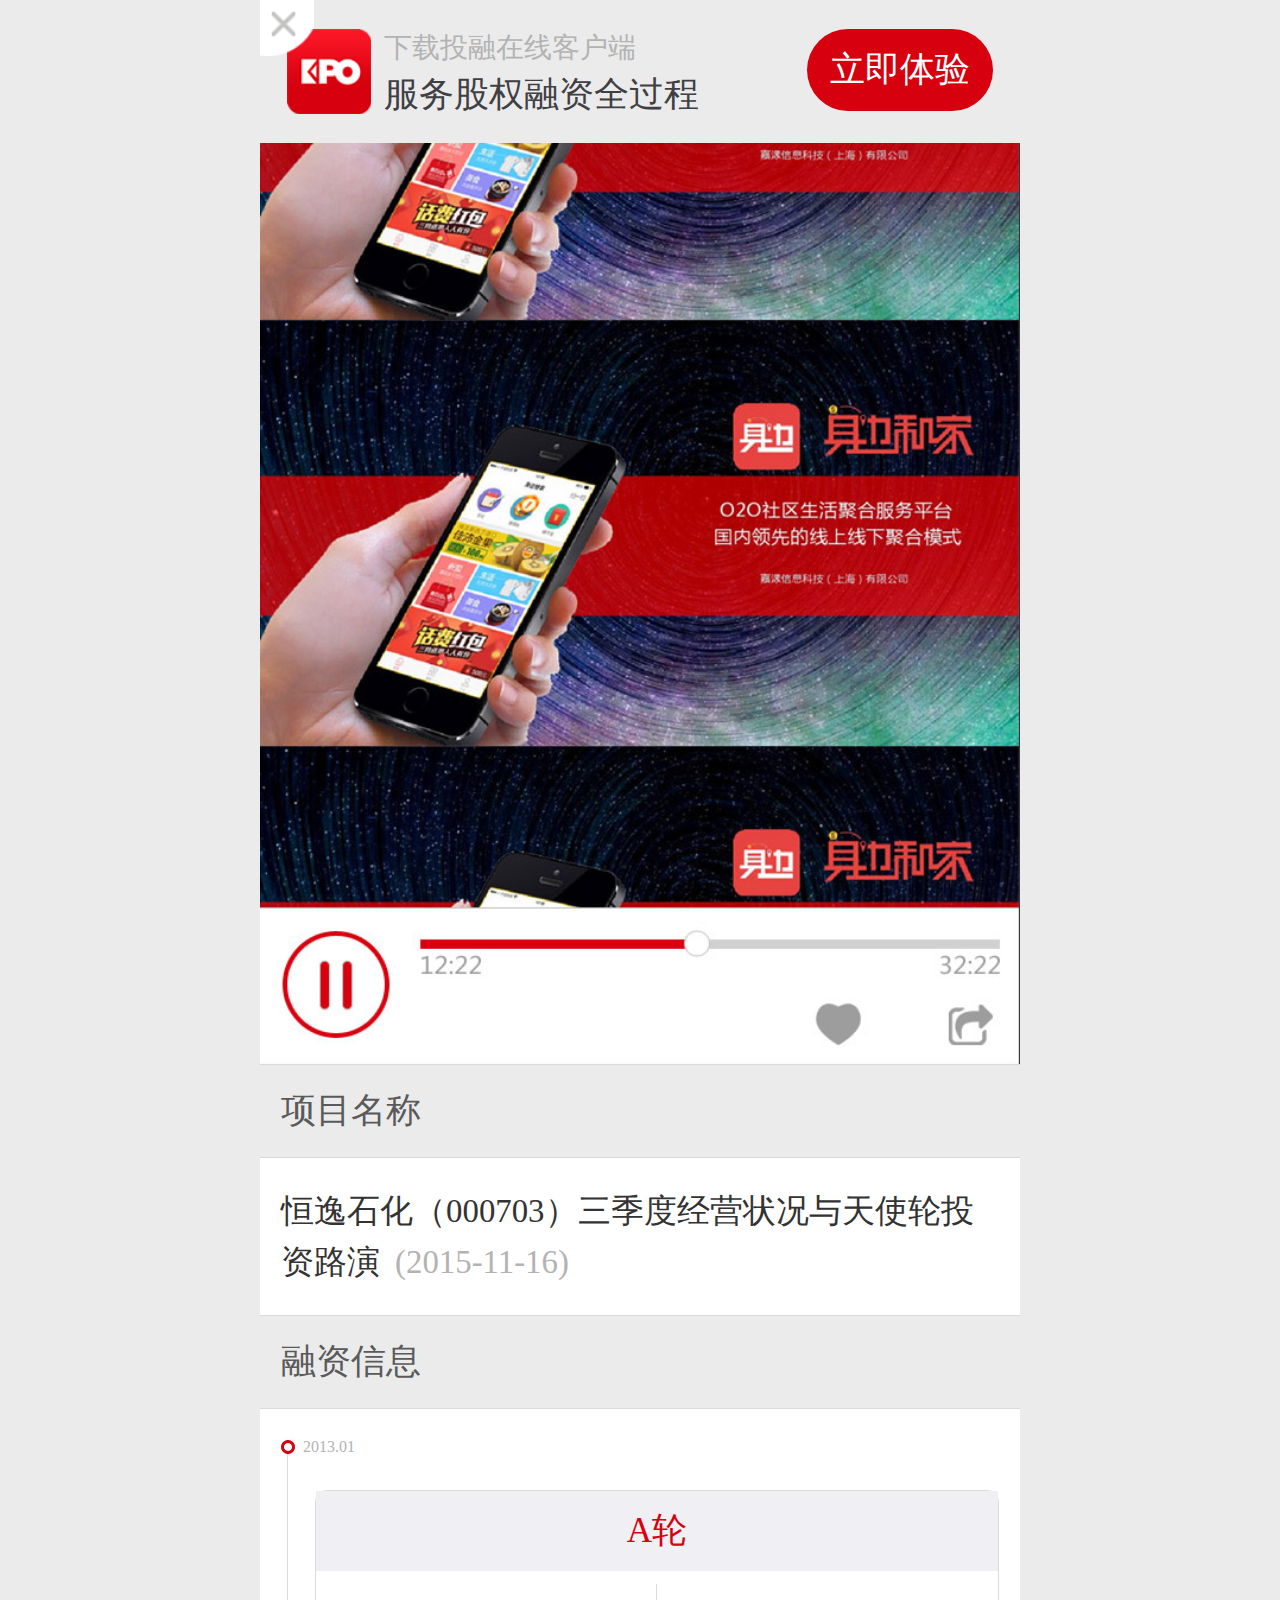
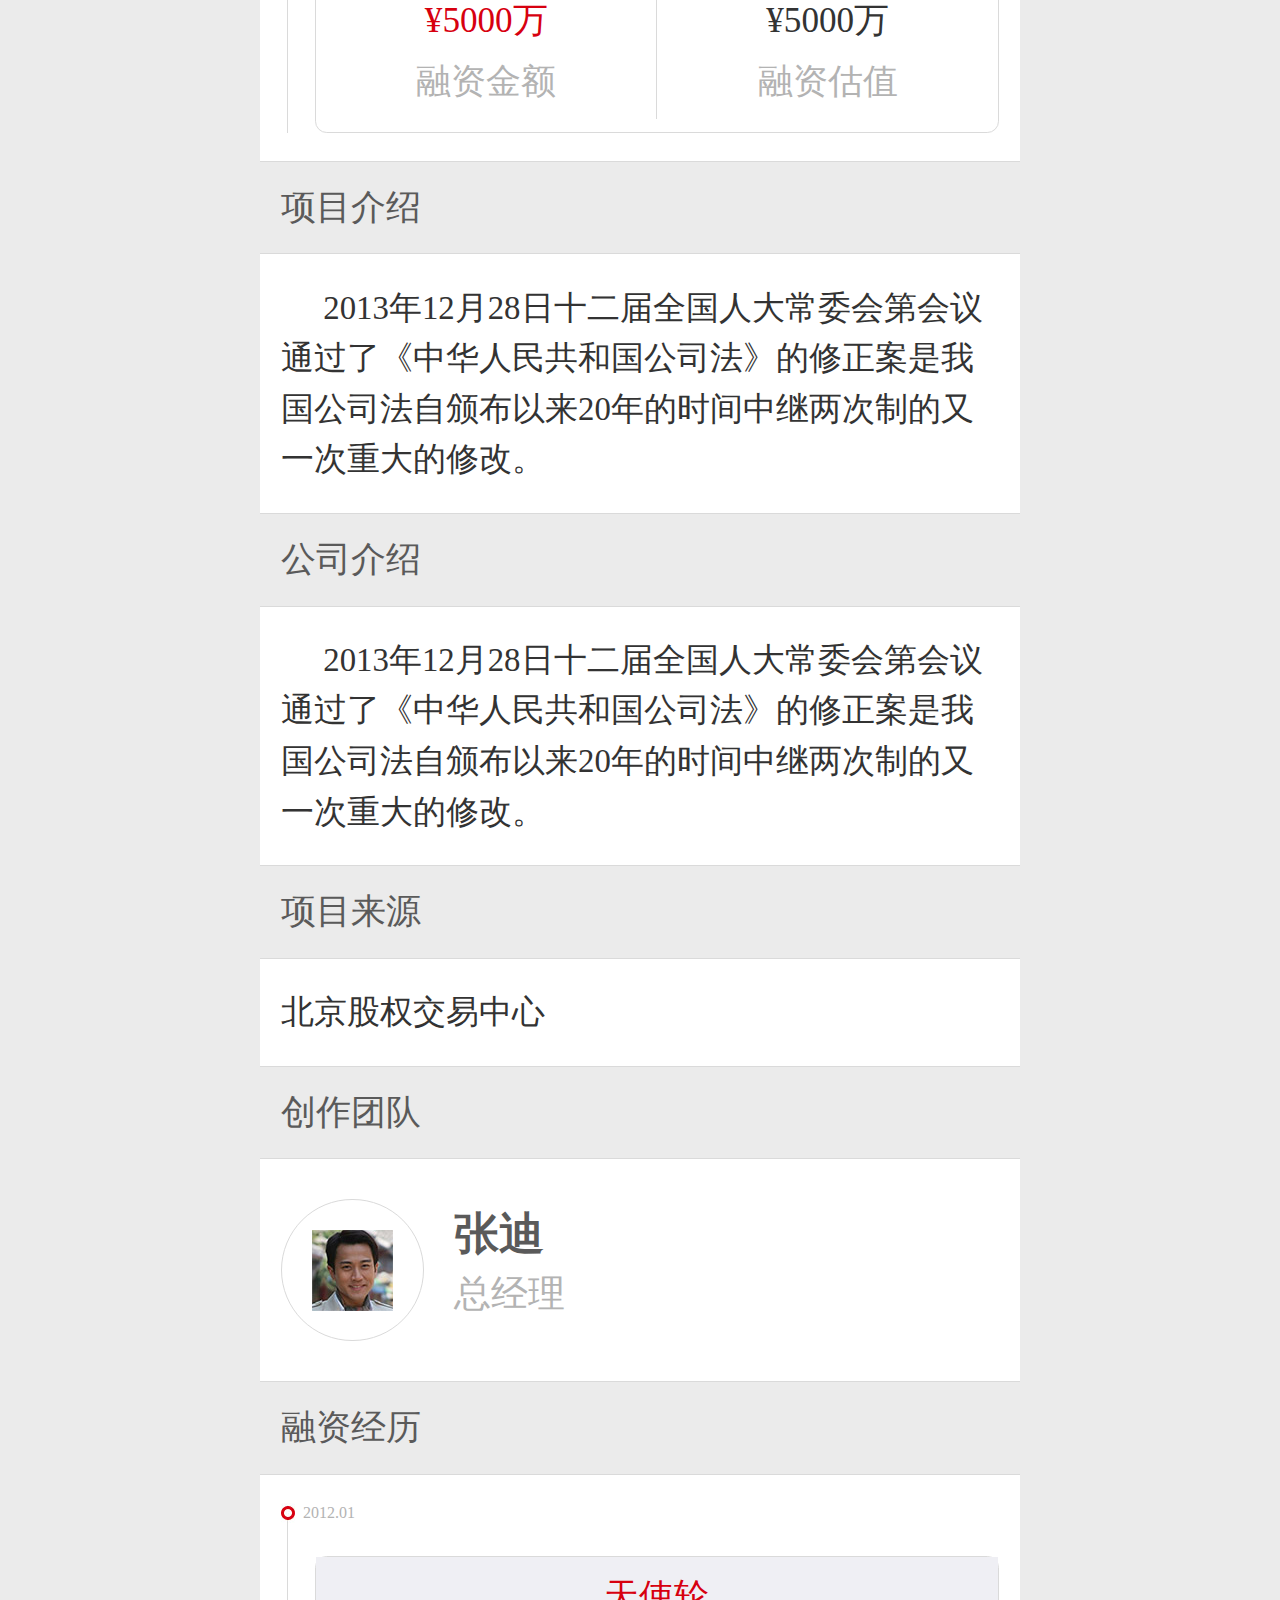
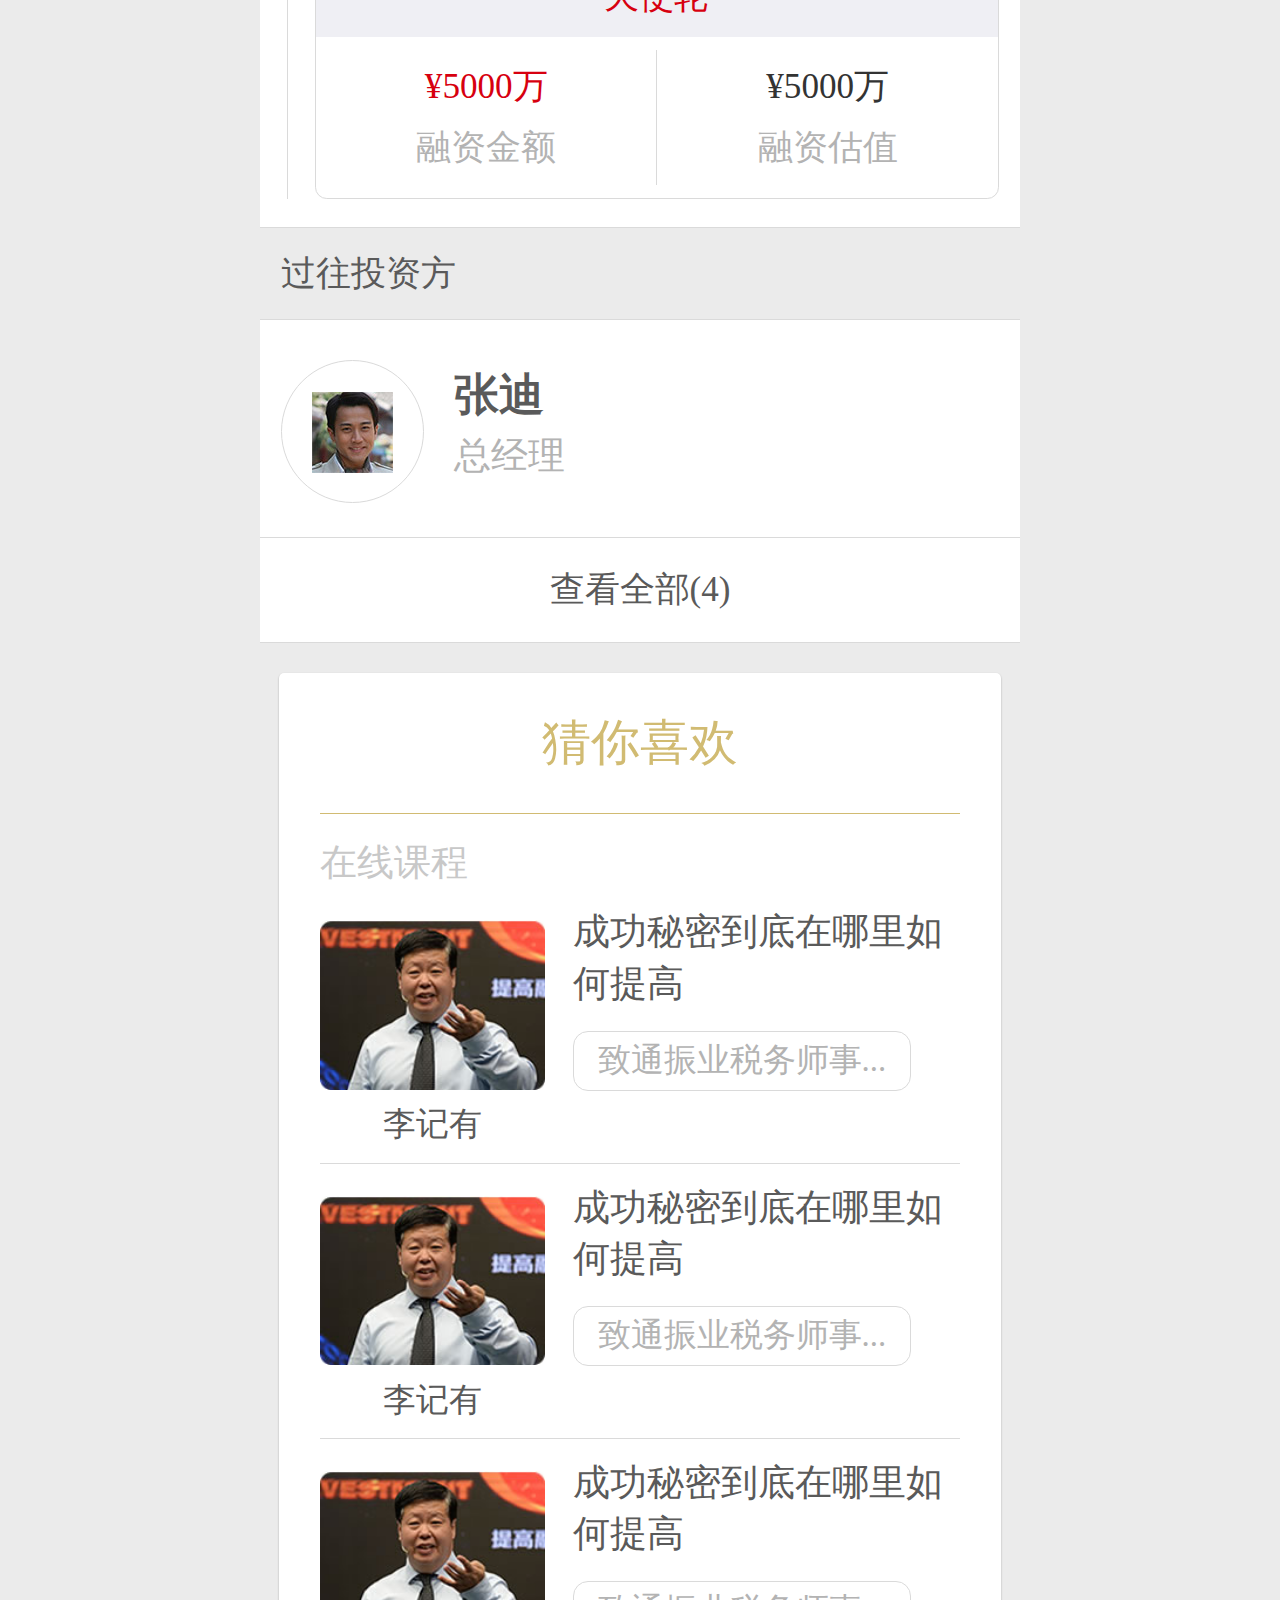
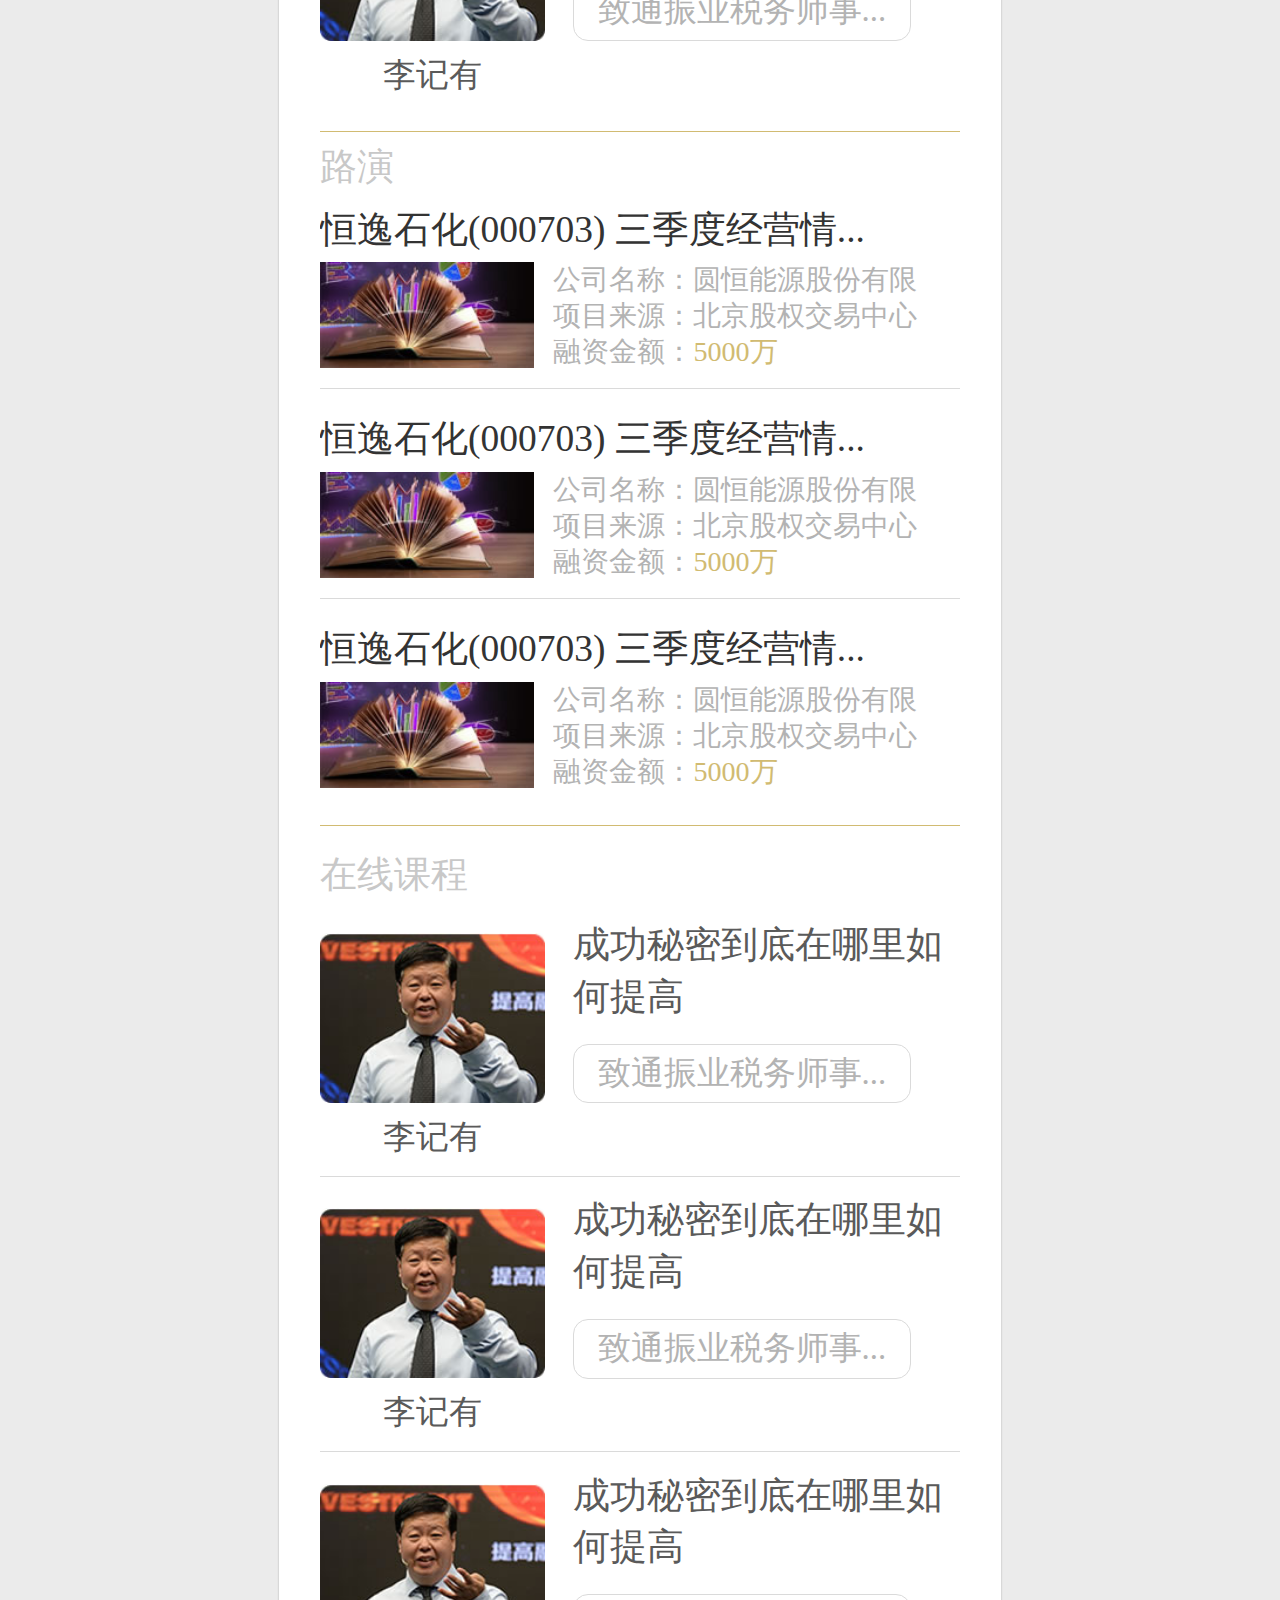
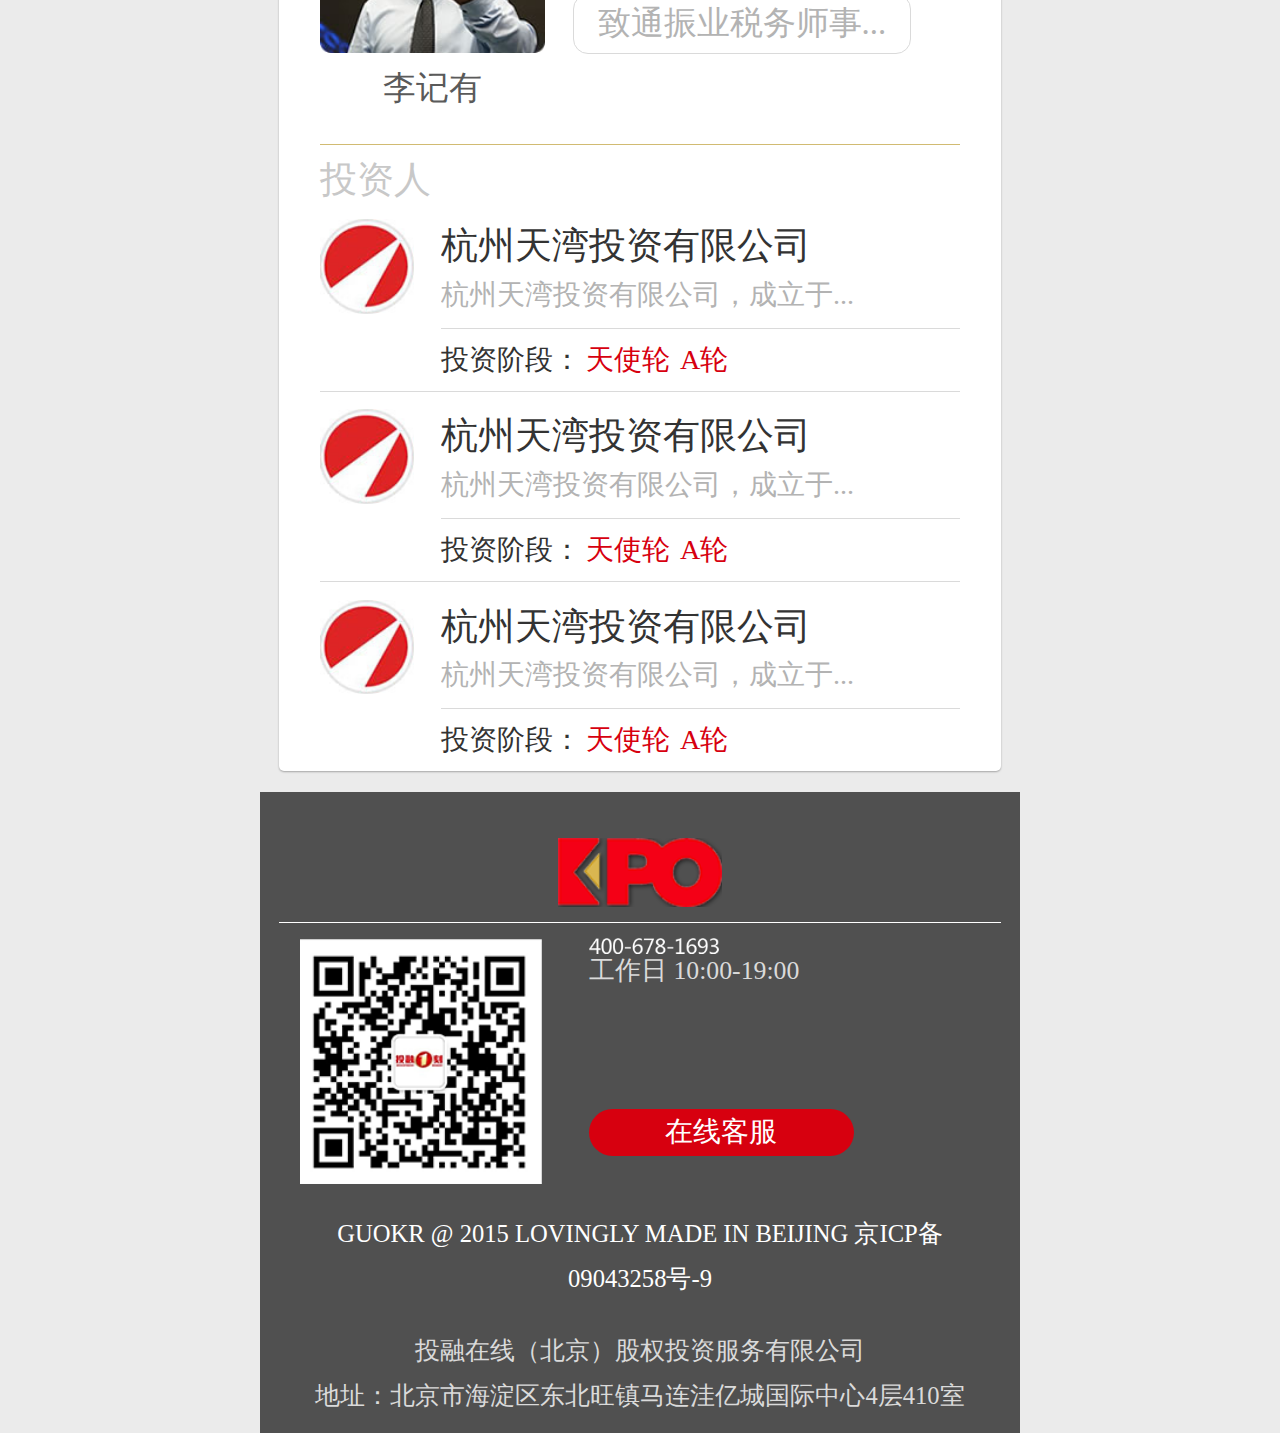
<file: project.html>
<!doctype html>
<html>
<head>
<meta http-equiv="Content-Type" content="text/html; charset=utf-8">
<meta name="viewport" content="initial-scale=1.0, user-scalable=no" />
<meta name="apple-mobile-web-app-capable" content="yes" />
<meta name="apple-mobile-web-app-status-bar-style" content="black" />
<link href="css/mobile-base.css" type="text/css" rel="stylesheet">
<link href="css/mobile-style.css" type="text/css" rel="stylesheet">
<script type="text/javascript" src="js/jquery-1.8.2.min.js"></script>
<script type="text/javascript" src="js/mobile-base.js"></script>

<link href="plug/swiper/swiper.min.css" type="text/css" rel="stylesheet">
<script type="text/javascript" src="plug/swiper/swiper.min.js"></script>
<title>project</title>
</head>
<body>

<!--*头部-开始*************************************-->
  <header class="g-hd ub">
     <a href="javascript:void(0);" class="close_adv_btn"></a>
     <a href="#" class="hd-logo bs-cov"></a>
     <div class="hd-cen ub-f1">
       <p class="hd-tit1">下载投融在线客户端</p>
       <h2 class="hd-tit2">服务股权融资全过程</h2>
     </div>
     <a href="#" class="u-btn1">立即体验</a>
  </header>
<!--*头部-结束**************************************-->

<!--*内容-开始**************************************-->
  <article class="g-bd">
    <div class="m-bner mov-bner"><img src="images/adv/pro_bner01.jpg"></div>
    <!--用户评价*start-->
    <div class="pro-item">
      <h4 class="pro-item-hd">项目名称</h4>
      <div class="pro-item-con">恒逸石化（000703）三季度经营状况与天使轮投资路演<span class="timer">(2015-11-16)</span></div>
    </div>
    <div class="pro-item">
      <h4 class="pro-item-hd">融资信息</h4>
      <div class="pro-item-con">
        <div class="pro-item-box">
          <div class="bt">2013.01</div>
          <div class="con">
            <dl class="pro-item-flx">
              <dt>A轮</dt>
              <dd class="ub">
                <div class="cel ub ub-f1 ub-ac ub-pc ub-ver">
                  <h3 class="cd7">¥5000万</h3>
                  <p>融资金额</p>
                </div>
                <div class="cel ub ub-f1 ub-ac ub-pc ub-ver">
                  <h3>¥5000万</h3>
                  <p>融资估值</p>
                </div>
              </dd>
            </dl>
          </div>
        </div>
      </div>
    </div>
    
    <div class="pro-item">
      <h4 class="pro-item-hd">项目介绍</h4>
      <div class="pro-item-con tidt">2013年12月28日十二届全国人大常委会第会议通过了《中华人民共和国公司法》的修正案是我国公司法自颁布以来20年的时间中继两次制的又一次重大的修改。</div>
    </div>
    
    <div class="pro-item">
      <h4 class="pro-item-hd">公司介绍</h4>
      <div class="pro-item-con tidt">2013年12月28日十二届全国人大常委会第会议通过了《中华人民共和国公司法》的修正案是我国公司法自颁布以来20年的时间中继两次制的又一次重大的修改。</div>
    </div>
    
    <div class="pro-item">
      <h4 class="pro-item-hd">项目来源</h4>
      <div class="pro-item-con">北京股权交易中心</div>
    </div>
    
    <div class="pro-item">
      <h4 class="pro-item-hd">创作团队</h4>
      <div class="pro-item-con">
        <dl class="pro-team ub">
          <dt><img src="images/thumb/team_photo.jpg"></dt>
          <dd class="ub-f1">
            <h2 class="name">张迪</h2>
            <p class="job">总经理</p>
          </dd>
        </dl>
      </div>
    </div>
    
    <div class="pro-item">
      <h4 class="pro-item-hd">融资经历</h4>
      <div class="pro-item-con">
        <div class="pro-item-box">
          <div class="bt">2012.01</div>
          <div class="con">
            <dl class="pro-item-flx">
              <dt>天使轮</dt>
              <dd class="ub">
                <div class="cel ub ub-f1 ub-ac ub-pc ub-ver">
                  <h3 class="cd7">¥5000万</h3>
                  <p>融资金额</p>
                </div>
                <div class="cel ub ub-f1 ub-ac ub-pc ub-ver">
                  <h3>¥5000万</h3>
                  <p>融资估值</p>
                </div>
              </dd>
            </dl>
          </div>
        </div>
      </div>
    </div>
    
    <div class="pro-item">
      <h4 class="pro-item-hd">过往投资方</h4>
      <div class="pro-item-con">
        <div class="pro-team-show">
          <dl class="pro-team ub">
            <dt><img src="images/thumb/team_photo.jpg"></dt>
            <dd class="ub-f1">
              <h2 class="name">张迪</h2>
              <p class="job">总经理</p>
            </dd>
          </dl>  
          <dl class="pro-team ub">
            <dt><img src="images/thumb/team_photo.jpg"></dt>
            <dd class="ub-f1">
              <h2 class="name">张迪</h2>
              <p class="job">总经理</p>
            </dd>
          </dl>  
          <dl class="pro-team ub">
            <dt><img src="images/thumb/team_photo.jpg"></dt>
            <dd class="ub-f1">
              <h2 class="name">张迪</h2>
              <p class="job">总经理</p>
            </dd>
          </dl>  
          <dl class="pro-team ub">
            <dt><img src="images/thumb/team_photo.jpg"></dt>
            <dd class="ub-f1">
              <h2 class="name">张迪</h2>
              <p class="job">总经理</p>
            </dd>
          </dl>        
        </div>
      </div>
    </div>
    <a href="javascript:void(0);" class="pro-item-more">查看全部(2)</a>
    
    <!--用户评价*end-->
    
    
    <!--猜你喜欢*start-->
    <section class="like ub-bsb">
      <h3 class="like_tit">猜你喜欢</h3>
      
      <div class="course_item">
        <h4 class="course_item_bt">在线课程</h4>
        <ul class="course_list">
          <li class="clearfix">
            <div class="course_left">
              <img src="images/thumb/course_pic01.jpg" class="thumb">
              <span class="txt">李记有</span>
            </div>
            <div class="course_right">
              <h3 class="tit">成功秘密到底在哪里如何提高</h3>
              <span class="txt">致通振业税务师事...</span>
            </div>
          </li>
          <li class="clearfix">
            <div class="course_left">
              <img src="images/thumb/course_pic01.jpg" class="thumb">
              <span class="txt">李记有</span>
            </div>
            <div class="course_right">
              <h3 class="tit">成功秘密到底在哪里如何提高</h3>
              <span class="txt">致通振业税务师事...</span>
            </div>
          </li>
          <li class="clearfix">
            <div class="course_left">
              <img src="images/thumb/course_pic01.jpg" class="thumb">
              <span class="txt">李记有</span>
            </div>
            <div class="course_right">
              <h3 class="tit">成功秘密到底在哪里如何提高</h3>
              <span class="txt">致通振业税务师事...</span>
            </div>
          </li>
        </ul>
      </div>
      
      <div class="actor_item">
        <h4 class="actor_item_bt">路演</h4>
        <ul class="actor_list">
          <li class="clearfix">
            <h2 class="actor_item_tit">恒逸石化(000703) 三季度经营情...</h2>
            <div class="actor_left">
              <img src="images/thumb/actor_pic01.jpg" class="thumb">             
            </div>
            <div class="actor_right">              
              <p class="txt">公司名称：圆恒能源股份有限责...</p>
              <p class="txt">项目来源：北京股权交易中心</p>
              <p class="txt">融资金额：<span class="cd1b">5000万</span></p>
            </div>
          </li>
          <li class="clearfix">
            <h2 class="actor_item_tit">恒逸石化(000703) 三季度经营情...</h2>
            <div class="actor_left">
              <img src="images/thumb/actor_pic01.jpg" class="thumb">             
            </div>
            <div class="actor_right">              
              <p class="txt">公司名称：圆恒能源股份有限责...</p>
              <p class="txt">项目来源：北京股权交易中心</p>
              <p class="txt">融资金额：<span class="cd1b">5000万</span></p>
            </div>
          </li>
          <li class="clearfix">
            <h2 class="actor_item_tit">恒逸石化(000703) 三季度经营情...</h2>
            <div class="actor_left">
              <img src="images/thumb/actor_pic01.jpg" class="thumb">             
            </div>
            <div class="actor_right">              
              <p class="txt">公司名称：圆恒能源股份有限责...</p>
              <p class="txt">项目来源：北京股权交易中心</p>
              <p class="txt">融资金额：<span class="cd1b">5000万</span></p>
            </div>
          </li>          
        </ul>
      </div>
      
      <div class="course_item">
        <h4 class="course_item_bt">在线课程</h4>
        <ul class="course_list">
          <li class="clearfix">
            <div class="course_left">
              <img src="images/thumb/course_pic01.jpg" class="thumb">
              <span class="txt">李记有</span>
            </div>
            <div class="course_right">
              <h3 class="tit">成功秘密到底在哪里如何提高</h3>
              <span class="txt">致通振业税务师事...</span>
            </div>
          </li>
          <li class="clearfix">
            <div class="course_left">
              <img src="images/thumb/course_pic01.jpg" class="thumb">
              <span class="txt">李记有</span>
            </div>
            <div class="course_right">
              <h3 class="tit">成功秘密到底在哪里如何提高</h3>
              <span class="txt">致通振业税务师事...</span>
            </div>
          </li>
          <li class="clearfix">
            <div class="course_left">
              <img src="images/thumb/course_pic01.jpg" class="thumb">
              <span class="txt">李记有</span>
            </div>
            <div class="course_right">
              <h3 class="tit">成功秘密到底在哪里如何提高</h3>
              <span class="txt">致通振业税务师事...</span>
            </div>
          </li>
        </ul>
      </div>
      
      <div class="tzr_item">
        <h4 class="tzr_item_bt">投资人</h4>
        <ul class="tzr_list mt10">
          <li class="clearfix">            
            <div class="tzr_left">
              <img src="images/thumb/tzr_pic01.jpg" class="thumb">             
            </div>
            <div class="tzr_right">              
              <dl class="tzr_right_t">
                <dt class="tit">杭州天湾投资有限公司</dt>
                <dd class="ftit">杭州天湾投资有限公司，成立于...</dd>
               </dl>
              <p class="txt">投资阶段：<span class="cd70">天使轮</span><span class="cd70">A轮</span></p>
            </div>
          </li>
          <li class="clearfix">            
            <div class="tzr_left">
              <img src="images/thumb/tzr_pic01.jpg" class="thumb">             
            </div>
            <div class="tzr_right">              
              <dl class="tzr_right_t">
                <dt class="tit">杭州天湾投资有限公司</dt>
                <dd class="ftit">杭州天湾投资有限公司，成立于...</dd>
               </dl>
              <p class="txt">投资阶段：<span class="cd70">天使轮</span><span class="cd70">A轮</span></p>
            </div>
          </li>
          <li class="clearfix">            
            <div class="tzr_left">
              <img src="images/thumb/tzr_pic01.jpg" class="thumb">             
            </div>
            <div class="tzr_right">              
              <dl class="tzr_right_t">
                <dt class="tit">杭州天湾投资有限公司</dt>
                <dd class="ftit">杭州天湾投资有限公司，成立于...</dd>
               </dl>
              <p class="txt">投资阶段：<span class="cd70">天使轮</span><span class="cd70">A轮</span></p>
            </div>
          </li>                    
        </ul>
      </div>
      
    </section>
    <!--猜你喜欢*end-->
    
  </article>
<!--*内容-结束**************************************--> 

<!--*底部-开始**************************************-->  
  <footer class="g-ft">
     <div class="ft-logo"><img src="images/icons/ft_logo.png"></div>
     <dl class="ft-ewm">
       <dt><img src="images/icons/ewm.png"></dt>
       <dd>
         <span class="tel"><img src="images/icons/tel_txt.png"></span>
         <span class="timer">工作日  10:00-19:00</span>
         <a href="#" class="u-btn1 link">在线客服</a>
       </dd>
     </dl>
     <p class="ft-cp">GUOKR @ 2015 LOVINGLY MADE IN BEIJING 京ICP备<br>09043258号-9</p>
     <p class="ft-adrs">投融在线（北京）股权投资服务有限公司<br>地址：北京市海淀区东北旺镇马连洼亿城国际中心4层410室</p>
  </footer>
<!--*底部-结束**************************************-->
<script type="text/javascript">
$(function(){
  /*评分*/
	var scores = $.rScore({
			self : '.m-coms-star',
			star : '.s',
			tf   : true					
	});	
	
	/*展现更多*/
  $('.btn').on('click',function(){
		var $btn = $(this);		
	  if($btn.parents('.m-coms-cn').find('.info').hasClass('down')){
			$btn.parents('.m-coms-cn').find('.info').removeClass('down').addClass('up');
			$btn.removeClass('down').addClass('up');
		}else{
		  $btn.parents('.m-coms-cn').find('.info').removeClass('up').addClass('down');
			$btn.removeClass('up').addClass('down');	
		}	
	});	
	
	var teamSize = $('.pro-team-show dl').size();
	$('.pro-item-more').text('查看全部('+teamSize+')');
	$('.pro-item-more').toggle(function(){
		$(this).text('收起^');
	  $('.pro-team-show').addClass('down');	
	},function(){
		$(this).text('查看全部('+teamSize+')');
	  $('.pro-team-show').removeClass('down');	
	});
	
	
	 
				
})
</script>
</body>
</html>
</file>
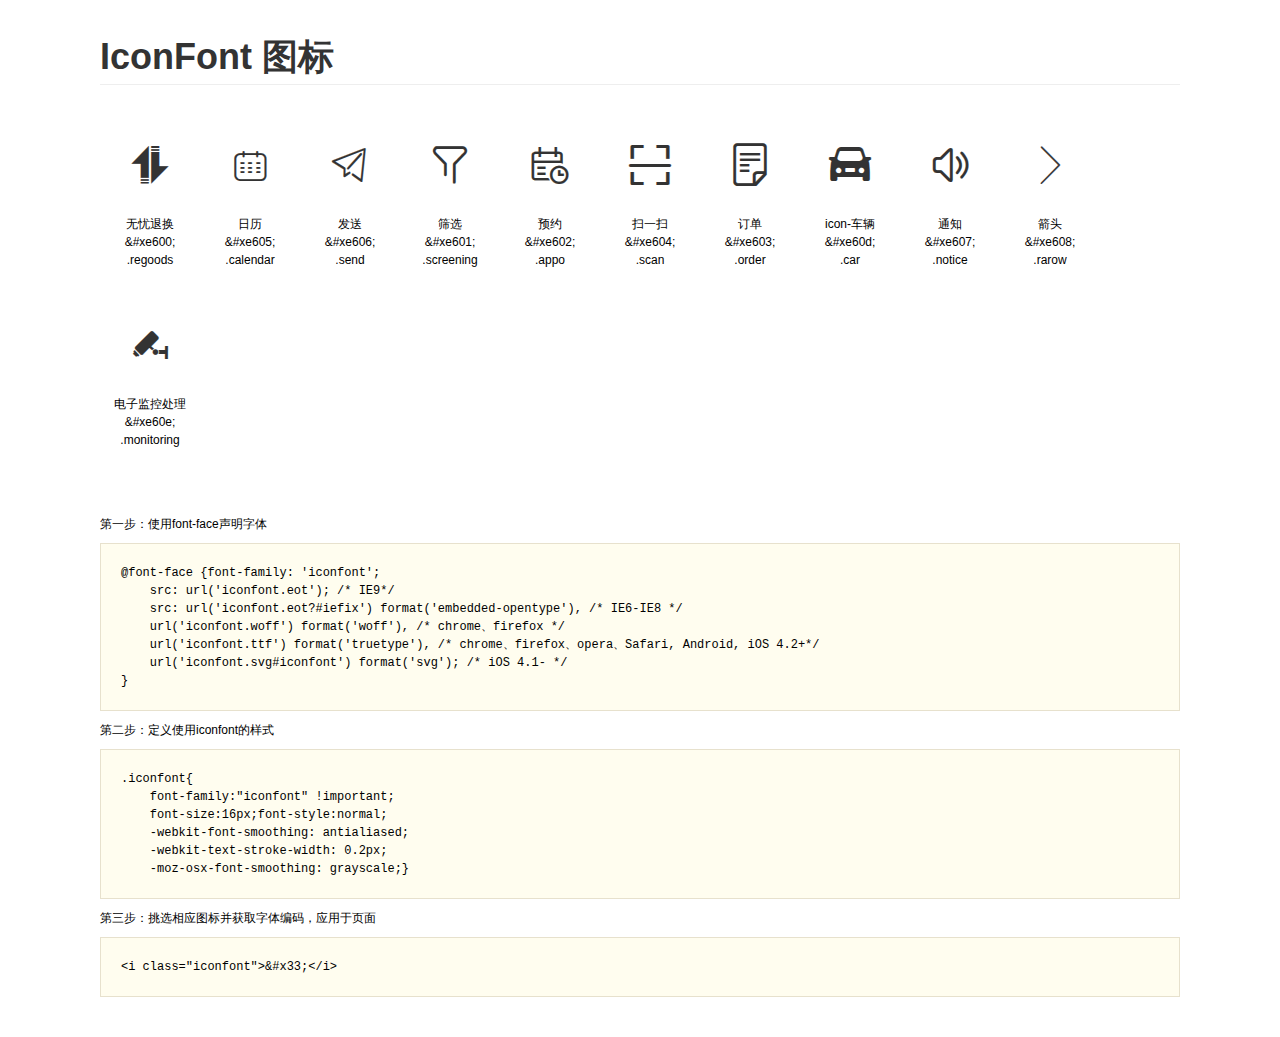
<file: fonts/demo.html>
<!DOCTYPE html>
<html>
<head>
    <meta charset="utf-8"/>
    <title>IconFont</title>
    <link rel="stylesheet" href="demo.css">
    <link rel="stylesheet" href="iconfont.css">
</head>
<body>
    <div class="main">
        <h1>IconFont 图标</h1>
        <ul class="icon_lists clear">
            
                <li>
                <i class="icon iconfont">&#xe600;</i>
                    <div class="name">无忧退换</div>
                    <div class="code">&amp;#xe600;</div>
                    <div class="fontclass">.regoods</div>
                </li>
            
                <li>
                <i class="icon iconfont">&#xe605;</i>
                    <div class="name">日历</div>
                    <div class="code">&amp;#xe605;</div>
                    <div class="fontclass">.calendar</div>
                </li>
            
                <li>
                <i class="icon iconfont">&#xe606;</i>
                    <div class="name">发送</div>
                    <div class="code">&amp;#xe606;</div>
                    <div class="fontclass">.send</div>
                </li>
            
                <li>
                <i class="icon iconfont">&#xe601;</i>
                    <div class="name">筛选</div>
                    <div class="code">&amp;#xe601;</div>
                    <div class="fontclass">.screening</div>
                </li>
            
                <li>
                <i class="icon iconfont">&#xe602;</i>
                    <div class="name">预约</div>
                    <div class="code">&amp;#xe602;</div>
                    <div class="fontclass">.appo</div>
                </li>
            
                <li>
                <i class="icon iconfont">&#xe604;</i>
                    <div class="name">扫一扫</div>
                    <div class="code">&amp;#xe604;</div>
                    <div class="fontclass">.scan</div>
                </li>
            
                <li>
                <i class="icon iconfont">&#xe603;</i>
                    <div class="name">订单</div>
                    <div class="code">&amp;#xe603;</div>
                    <div class="fontclass">.order</div>
                </li>
            
                <li>
                <i class="icon iconfont">&#xe60d;</i>
                    <div class="name">icon-车辆</div>
                    <div class="code">&amp;#xe60d;</div>
                    <div class="fontclass">.car</div>
                </li>
            
                <li>
                <i class="icon iconfont">&#xe607;</i>
                    <div class="name">通知</div>
                    <div class="code">&amp;#xe607;</div>
                    <div class="fontclass">.notice</div>
                </li>
            
                <li>
                <i class="icon iconfont">&#xe608;</i>
                    <div class="name">箭头</div>
                    <div class="code">&amp;#xe608;</div>
                    <div class="fontclass">.rarow</div>
                </li>
            
                <li>
                <i class="icon iconfont">&#xe60e;</i>
                    <div class="name">电子监控处理</div>
                    <div class="code">&amp;#xe60e;</div>
                    <div class="fontclass">.monitoring</div>
                </li>
            
        </ul>


        <div class="helps">
            第一步：使用font-face声明字体
            <pre>
@font-face {font-family: 'iconfont';
    src: url('iconfont.eot'); /* IE9*/
    src: url('iconfont.eot?#iefix') format('embedded-opentype'), /* IE6-IE8 */
    url('iconfont.woff') format('woff'), /* chrome、firefox */
    url('iconfont.ttf') format('truetype'), /* chrome、firefox、opera、Safari, Android, iOS 4.2+*/
    url('iconfont.svg#iconfont') format('svg'); /* iOS 4.1- */
}
</pre>
第二步：定义使用iconfont的样式
            <pre>
.iconfont{
    font-family:"iconfont" !important;
    font-size:16px;font-style:normal;
    -webkit-font-smoothing: antialiased;
    -webkit-text-stroke-width: 0.2px;
    -moz-osx-font-smoothing: grayscale;}
</pre>
第三步：挑选相应图标并获取字体编码，应用于页面
<pre>
&lt;i class="iconfont"&gt;&amp;#x33;&lt;/i&gt;
</pre>
        </div>

    </div>
</body>
</html>
</file>
<file: css/mobile-base.css>
/*mobile-base*/
*{-webkit-tap-highlight-color:transparent;outline:0;}
html{font-size:625%;}
html,body,ul,li,ol,dl,dd,dt,p,h1,h2,h3,h4,h5,h6,form,fieldset,legend,img,figure{margin:0;padding:0;font-weight:normal;}
body{color:#333;padding:0;font:0.14rem/100% "\5FAE\8F6F\96C5\9ED1","5B8B\4F53";text-align:left;background:#ebebeb;overflow-x:hidden;}
fieldset,img{border:none;}
address,caption,cite,code,dfn,th,var{font-style:normal;font-weight:normal;}
ul,ol{list-style:none;}
em,i{font-style:normal;}
input{padding-top:0;padding-bottom:0;font-family:"\5FAE\8F6F\96C5\9ED1","5B8B\4F53","SimSun";}
input::-moz-focus-inner{border:none;padding:0;}
select,input,button{font-size:100%;font-family:inherit;vertical-align:middle;}
select,input,textarea{font-size:12px;margin:0;}
input[type="text"],input[type="password"],textarea{outline-style:none;-webkit-appearance:none;color:#666;}
textarea{resize:none;}
table{border-collapse:collapse;}
body>div{text-align:left;}
a{text-decoration:none;color:#333 }
a:focus{outline:none;}
.clearfix:after{content:".";display:block;height:0;visibility:hidden;clear:both;}
.clearfix{zoom:1;}
.clear{clear:both;height:0;font-size:0;overflow:hidden;}

/*ui-box*/
.ub{display:-webkit-box;display:box;position:relative;}
.ub-f1{position:relative;-webkit-box-flex:1;box-flex:1;}
.ub-f2{position:relative;-webkit-box-flex:2;box-flex:2;}
.ub-f3{position:relative;-webkit-box-flex:3;box-flex:3;}
.ub-f4{position:relative;-webkit-box-flex:4;box-flex:4;}
.ub-rev{-webkit-box-direction:reverse;box-direction:reverse;}
.ub-con{width:100%;height:100%;position:absolute;}
.ub-ac{-webkit-box-align:center;box-align:center;}
.ub-ae{-webkit-box-align:end;box-align:end;}
.ub-pc{-webkit-box-pack:center;box-pack:center;}
.ub-pe{-webkit-box-pack:end;box-pack:end;}
.ub-pj{-webkit-box-pack:justify;box-pack:justify;}
.ub-ver{-webkit-box-orient:vertical;box-orient:vertical;}
.ub-bsb{-webkit-box-sizing:border-box;box-sizing:border-box;}
.ub-bsc{-webkit-box-sizing:content-box;box-sizing:content-box;}


/*widths*/
.w0{width:auto !important;}
.w5{width:5px !important;}
.w10{width:10px !important;}
.w15{width:15px !important;}
.w20{width:20px !important;}
.w25{width:25px !important;}
.w30{width:30px !important;}
.w35{width:35px !important;}
.w40{width:40px !important;}
.w45{width:45px !important;}
.w50{width:50px !important;}
.w55{width:55px !important;}
.w60{width:60px !important;}
.w65{width:65px !important;}
.w70{width:70px !important;}
.w75{width:75px !important;}
.w80{width:80px !important;}
.w85{width:85px !important;}
.w90{width:90px !important;}
.w95{width:95px !important;}
.w100{width:100px !important;}
.w150{width:150px !important;}
.w200{width:200px !important;}
.w250{width:250px !important;}
.w300{width:300px !important;}
.w350{width:300px !important;}
.w400{width:400px !important;}
.w450{width:450px !important;}
.w500{width:500px !important;}
.w550{width:550px !important;}
.w600{width:600px !important;}
.wp10{width:10% !important;}
.wp15{width:15% !important;}
.wp20{width:20% !important;}
.wp25{width:25% !important;}
.wp30{width:30% !important;}
.wp35{width:35% !important;}
.wp40{width:40% !important;}
.wp45{width:45% !important;}
.wp50{width:50% !important;}
.wp55{width:55% !important;}
.wp60{width:60% !important;}
.wp65{width:65% !important;}
.wp70{width:70% !important;}
.wp75{width:75% !important;}
.wp80{width:80% !important;}
.wp85{width:85% !important;}
.wp90{width:90% !important;}
.wp95{width:95% !important;}
.wp100{width:100% !important;}

/*font-familys*/
.st{font-family:"\5FAE\8F6F\96C5\9ED1" !important;}
.wr{font-family:"5B8B\4F53" !important;}
.ar{font-family:Arial !important;}

/*font-sizes*/
.f0{font-size:0 !important;}
.f12{font-size:12px !important;}
.f13{font-size:13px !important;}
.f14{font-size:14px !important;}
.f15{font-size:15px !important;}
.f16{font-size:16px !important;}
.f17{font-size:17px !important;}
.f18{font-size:18px !important;}
.f19{font-size:19px !important;}
.f20{font-size:20px !important;}
.f21{font-size:21px !important;}
.f22{font-size:22px !important;}
.f23{font-size:23px !important;}
.f24{font-size:24px !important;}
.f35{font-size:35px !important;}

/*font-weights*/
.fwb{font-weight:bold !important;}
.fwn{font-weight:normal !important;}

/*font-colors*/ 
.cff{color:#ffffff !important;}/*白色*/
.cdd{color:#dddddd !important;}/*淡灰色1*/
.ccc{color:#cccccc !important;}/*淡灰色2*/
.cb2{color:#b2b2b2 !important;}/*淡灰色3*/
.c66{color:#666666 !important;}/*灰色2*/
.c99{color:#999999 !important;}/*灰色3*/
.c33{color:#333333 !important;}/*黑色1*/
.c00{color:#000000 !important;}/*黑色2*/
.red{color:#ff0000 !important;}/*红色*/
.green{color:#00ff00 !important;}/*绿色*/
.blue{color:#0000ff !important;}/*蓝色*/
.yellow{color:#F90 !important;}/*黄色*/
.pink{color:#F69 !important;}/*灰色*/

/*font-lines*/
.tdl{text-decoration:line-through !important;}

/*bg-colors*/
.bn{background:none !important;}
.bff{background-color:#ffffff !important;}/*白色*/
.bdd{background-color:#dddddd !important;}/*灰色1*/
.b66{background-color:#666666 !important;}/*灰色2*/
.b99{background-color:#999999 !important;}/*灰色3*/
.b00{background-color:#000000 !important;}/*黑色1*/
.b33{background-color:#333333 !important;}/*黑色2*/

/*line-heights*/
.lh18{line-height:18px !important;}
.lh20{line-height:20px !important;}
.lh22{line-height:22px !important;}
.lh24{line-height:24px !important;}
.lh26{line-height:26px !important;}
.lh28{line-height:28px !important;}
.lh30{line-height:30px !important;}
.lh30{line-height:32px !important;}

/*bg-size*/
.bs-10a{background-size:10% auto  !important;}
.bs-a10{background-size:auto 10%  !important;}
.bs-25a{background-size:25% auto  !important;}
.bs-a25{background-size:auto 25%  !important;}
.bs-50a{background-size:50% auto  !important;}
.bs-a50{background-size:auto 50%  !important;}
.bs-a75{background-size:auto 75%  !important;}
.bs-75a{background-size:75% auto  !important;}
.bs-a80{background-size:auto 80%  !important;}
.bs-80a{background-size:80% auto  !important;}
.bs-a90{background-size:auto 90%  !important;}
.bs-90a{background-size:90% auto  !important;}
.bs-100a{background-size:100% auto  !important;}
.bs-a100{background-size:auto 100%  !important;}
.bs-cov{background-size:cover  !important;}
.bs-con{background-size:contain !important;}

/*bg-position*/
.bp-cc{background-position:center center !important;}
.bp-lc{background-position:left center !important;}
.bp-rc{background-position:center left !important;}

/*bg-repeat*/
.br-no{background-repeat:no-repeat !important;}
.br-r{background-repeat:repeat !important;}
.br-x{background-repeat:repeat-x !important;}
.br-y{background-repeat:repeat-y !important;}

/*text-align*/
.tal{text-align:left !important;}
.tac{text-align:center !important;}
.tar{text-align:right !important;}

/*vertical-s*/
.vat{vertical-align:top !important;}
.vam{vertical-align:middle !important;}
.vab{vertical-align:bottom !important;}

/*margin-s*/
.ma0{margin:0 !important;}
.ma5{margin:5px !important;}
.ma10{margin:10px !important;}
.ma15{margin:15px !important;}
.ma20{margin:20px !important;}
.ma25{margin:25px !important;}
.ma30{margin:30px !important;}
.ma35{margin:35px !important;}
.ma40{margin:40px !important;}
.ma45{margin:45px !important;}
.ma50{margin:50px !important;}

.mt0{margin-top:0 !important;}
.mt5{margin-top:5px !important;}
.mt10{margin-top:10px !important;}
.mt15{margin-top:15px !important;}
.mt20{margin-top:20px !important;}
.mt25{margin-top:25px !important;}
.mt30{margin-top:30px !important;}
.mt35{margin-top:35px !important;}
.mt40{margin-top:40px !important;}
.mt45{margin-top:45px !important;}
.mt50{margin-top:50px !important;}

.mr0{margin-right:0 !important;}
.mr5{margin-right:5px !important;}
.mr10{margin-right:10px !important;}
.mr15{margin-right:15px !important;}
.mr20{margin-right:20px !important;}
.mr25{margin-right:25px !important;}
.mr30{margin-right:30px !important;}
.mr35{margin-right:35px !important;}
.mr40{margin-right:40px !important;}
.mr45{margin-right:45px !important;}
.mr50{margin-right:50px !important;}

.mb0{margin-bottom:0 !important;}
.mb5{margin-bottom:5px !important;}
.mb10{margin-bottom:10px !important;}
.mb15{margin-bottom:15px !important;}
.mb20{margin-bottom:20px !important;}
.mb25{margin-bottom:25px !important;}
.mb30{margin-bottom:30px !important;}
.mb35{margin-bottom:35px !important;}
.mb40{margin-bottom:40px !important;}
.mb45{margin-bottom:45px !important;}
.mb50{margin-bottom:50px !important;}

.ml0{margin-left:0 !important;}
.ml5{margin-left:5px !important;}
.ml10{margin-left:10px !important;}
.ml15{margin-left:15px !important;}
.ml20{margin-left:20px !important;}
.ml25{margin-left:25px !important;}
.ml30{margin-left:30px !important;}
.ml35{margin-left:35px !important;}
.ml40{margin-left:40px !important;}
.ml45{margin-left:45px !important;}
.ml50{margin-left:50px !important;}

/*padding-s*/
.pa0{padding:0 !important;}
.pa5{padding:5px !important;}
.pa10{padding:10px !important;}
.pa15{padding:15px !important;}
.pa20{padding:20px !important;}
.pa25{padding:25px !important;}
.pa30{padding:30px !important;}
.pa35{padding:35px !important;}
.pa40{padding:40px !important;}
.pa45{padding:45px !important;}
.pa50{padding:50px !important;}


.pt0{padding-top:0 !important;}
.pt5{padding-top:5px !important;}
.pt10{padding-top:10px !important;}
.pt15{padding-top:15px !important;}
.pt20{padding-top:20px !important;}
.pt25{padding-top:25px !important;}
.pt30{padding-top:30px !important;}
.pt35{padding-top:35px !important;}
.pt40{padding-top:40px !important;}
.pt45{padding-top:45px !important;}
.pt50{padding-top:50px !important;}

.pr0{padding-right:0 !important;}
.pr5{padding-right:5px !important;}
.pr10{padding-right:10px !important;}
.pr15{padding-right:15px !important;}
.pr20{padding-right:20px !important;}
.pr25{padding-right:25px !important;}
.pr30{padding-right:30px !important;}
.pr35{padding-right:35px !important;}
.pr40{padding-right:40px !important;}
.pr45{padding-right:45px !important;}
.pr50{padding-right:50px !important;}

.pb0{padding-bottom:0 !important;}
.pb5{padding-bottom:5px !important;}
.pb10{padding-bottom:10px !important;}
.pb15{padding-bottom:15px !important;}
.pb20{padding-bottom:20px !important;}
.pb25{padding-bottom:25px !important;}
.pb30{padding-bottom:30px !important;}
.pb35{padding-bottom:35px !important;}
.pb40{padding-bottom:40px !important;}
.pb45{padding-bottom:45px !important;}
.pb50{padding-bottom:50px !important;}

.pl0{padding-left:0 !important;}
.pl5{padding-left:5px !important;}
.pl10{padding-left:10px !important;}
.pl15{padding-left:15px !important;}
.pl20{padding-left:20px !important;}
.pl25{padding-left:25px !important;}
.pl30{padding-left:30px !important;}
.pl35{padding-left:35px !important;}
.pl40{padding-left:40px !important;}
.pl45{padding-left:45px !important;}
.pl50{padding-left:50px !important;}

/*borders*/
.bda0{border:0 !important;}
.bdt0{border-top:0 !important;}
.bdr0{border-right:0 !important;}
.bdb0{border-bottom:0 !important;}
.bdl0{border-left:0 !important;}

/*border*/
.bda-dd{border:1px solid #ddd;}

/*show and hide*/
.dpi{display:inline !important;}
.dpb{display:block !important;}
.dpi-b{display:inline-block;}
.show{display:block !important;}
.hide{display:none !important;}

/*float*/
.fl{float:left !important;}
.fr{float:right!important;}
.tdlt{text-decoration:line-through;}
.ofh{overflow:hidden !important;}
.ofv{overflow:visible!important;}
</file>
<file: css/mobile-style.css>
@charset "utf-8";

/*==========媒体查询==========*/
html{font-size:75%; } /* 12px */
@media only screen and (min-width: 240px) { html { font-size: 75%; } } /* 12px */
@media only screen and (min-width: 320px) { html { font-size: 75% } } /* 12px */
@media only screen and (min-width: 360px) { html { font-size: 84.375%  } } /* 11.25px */
@media only screen and (min-width: 480px) { html { font-size: 112.5%; } } /* 15px */
@media only screen and (min-width: 640px) { html { font-size: 150%; } } /* 24px */
@media only screen and (min-width: 750px) { html { font-size: 175.78%; } } /*28.1248*/

/*==========gradis==========*/
body{max-width:760px;margin:0 auto;}
.g-hd{height:3rem;padding:1.042rem 0.9583rem;position:relative;}
.g-bd{}
.g-ft{padding-bottom:15px;background:#505050;}

/*==========btns==========*/
.u-btn1{width:6.625rem;height:2.917rem;line-height:2.917rem;border-radius:2rem;display:inline-block;text-align:center;font-size:1.25rem;color:#fff;background:#d7000f;}

/************headers************/
.close_adv_btn{width:1.917rem;height:2rem;position:absolute;left:0;top:0;background:url(../images/icons/close_btn_bg.png) no-repeat left top;background-size:cover;}
.hd-logo{width:3rem;height:3rem;display:block;background:url(../images/icons/g_hd_logo.png) no-repeat;}
.hd-cen{padding:0 0.4583rem;}
.hd-tit1{line-height:1.333rem;display:block;margin-bottom:0.3rem;font-size:1rem;color:#b3b3b3;}
.hd-tit2{line-height:1.4rem;font-size:1.25rem;color:#404044;}

/************fotters************/
.ft-logo{width:95%;padding:1.625rem 0 15px 0;margin:0 auto;border-bottom:1px solid #fff;}
.ft-logo img{width:5.833rem;height:2.458rem;display:block;margin:0 auto 0 auto}
.ft-ewm{width:24.21rem;height:8.75rem;margin:15px auto 0;overflow:hidden;}
.ft-ewm dt{width:8.667rem;height:8.792rem;float:left;}
.ft-ewm dt img{width:8.667rem;height:8.792rem;display:block;}
.ft-ewm dd{width:13.92rem;height:8.75rem;float:right;position:relative;}
.ft-ewm dd .tel{margin-bottom:15px;display:block;font-size:1.8rem;color:#fff !important;}
.ft-ewm dd .tel img{width:130px;height:auto;display:block;}
.ft-ewm dd .timer{font-size:0.9167rem;color:#dadada;display:block;}
.ft-ewm dd .link{width:9.417rem;height:1.667rem;line-height:1.667rem;position:absolute;left:0;bottom:1rem;font-size:1rem;color:#fff;}
.ft-adrs,.ft-cp{width:95%;line-height:1.583rem;margin:1rem auto 0;text-align:center;font-size:0.875rem;color:#dadada;}
.ft-cp{color:#fff;}

/*banners*/
.m-bner{position:relative;}
.m-bner img{width:100%;height:auto;}

/*index-user*/
.user-info{height:10.75rem;margin-bottom:4.35rem;position:relative;}
.user-photo{width:11.5rem;height:11.5rem;margin-left:-5.75rem;border-radius:11.5rem;border:0.2083rem solid #fff;overflow:hidden;position:absolute;left:50%;top:-9.375rem;background:#e69581;}
.user-photo img{width:11.58rem;height:11.58rem;margin:-5.79rem 0 0 -5.79rem;position:absolute;left:50%;top:50%;}
.user-con{padding-top:3.167rem;}
.user-name{height:2.458rem;line-height:2.458rem;text-align:center;font-size:1.667rem;color:#404044;font-weight:bold;}
.user-intro{line-height:2.75rem;text-align:center;font-size:1.25rem;color:#b3b3b3;}
.user-adrs{width:19.96rem;height:2.167rem;line-height:2.167rem;margin:0 auto;border-top:1px solid #dadada;border-bottom:1px solid #dadada;text-align:center;font-size:1rem;}
.user-adrs li:first-child{border-right:1px solid #dadada;}
.user-adrs li .red{margin-right:5px;color:#d7000f;}

/*index-coms*/
.m-coms{width:95%;padding:1.875rem 1.458rem 0 1.458rem;margin:0.75rem auto 0 auto;border-radius:5px;background:#d1bb72;}
.m-coms:firt-child{margin-top:0;}
.m-coms-hd{height:2.167rem;}
.m-coms-price{padding:0.4rem 1.167rem;border-radius:2rem;display:inline-block;background:#fff;color:#d1bb72;position:relative;}
.m-coms-price sup{padding-top:5px;font-size:0.8333rem;}
.m-coms-price em{font-size:1.25rem;font-weight:bold;}
.m-coms-price i{height:14px;line-height:18px;display:inline-block;}
.m-coms-star{height:1.208rem;}
.m-coms-star .s{width:1.25rem;height:1.25rem;margin-right:0.2083rem;display:inline-block;background:url(../images/icons/start_icon2.png) no-repeat;background-size:cover;}
.m-coms-star .s.active{background:url(../images/icons/start_icon.png) no-repeat;background-size:cover;}
.m-coms-star .score{font-size:1.25rem;color:#fff;}
.m-coms-star .score em{font-size:1.6rem;}
.m-coms-star .score text:first-child{font-size:1.6rem;}

.m-coms-cn{margin-top:1.458rem;color:#fff;}
.m-coms-cn .tit{line-height:2.75rem;font-size:1.7rem;}
.m-coms-cn .info{line-height:1.617rem;padding-bottom:1rem;margin-top:15px;position:relative;font-size:1.083rem;}
.m-coms-cn .info.down{height:5.583rem;overflow:hidden;}
.m-coms-cn .info .bg{width:100%;height:8.333rem;position:absolute;left:0;bottom:0;background:-webkit-linear-gradient(top,rgba(209,187,114,0),rgba(209,187,114,1));}
.m-coms-cn .info.down .bg{display:block;}
.m-coms-cn .info.up .bg{display:none;}
.m-coms-cn .bom{height:3.292rem;line-height:3.292rem;border-top:1px solid #fff;}
.m-coms-cn .tm{font-size:1rem;}
.m-coms-cn .btn{width:3.083rem;height:1.417rem;border:2px solid #fff;-webkit-border-radius:10px;border-radius:10px;display:block;}
.m-coms-cn .btn.down{background:url(../images/icons/btn_down.png) no-repeat center center;background-size:1.458rem 0.75rem;}
.m-coms-cn .btn.up{background:url(../images/icons/btn_up.png) no-repeat center center;background-size:1.458rem 0.75rem;}

/*关于专家-coms*/
.about_exp{width:95%;padding:0 1.458rem 0 1.458rem;margin:0.75rem auto 0 auto;border-radius:5px;background:#fff;}
.about_exp .tit{height:3.75rem;line-height:3.75rem;text-align:center;border-bottom:1px solid #d1bb72;font-size:1.7rem;color:#d1bb72;font-weight:bold;}
.about_exp .txt{line-height:1.7rem;padding:1.417rem 0 1.292rem 0;font-size:1.083rem;font-weight:bold;}

/*猜你喜欢-coms*/
.like{width:95%;margin:1.063rem auto 0.75rem auto;padding:0 1.458rem;-webkit-border-radius:5px;border-radius:5px;-webkit-box-sizing:border-box;box-sizing:border-box;background:#fff;-webkit-box-shadow:0 1px 2px rgba(0,0,0,0.3);box-shadow:0 1px 2px rgba(0,0,0,0.3);}
.like_tit{height:4.958rem;line-height:4.958rem;border-bottom:1px solid #D1BB72;display:block;text-align:center;font-size:1.75rem;color:#D1BB72;}
.like_con{border-top:1px solid #dadada;background:#fff;}
.like_item{padding:0 1.458rem;margin-top:0.4167rem;}
.like_item dt{height:2.667rem;line-height:2.667rem;text-align:left;font-size:1.167rem;color:#b3b3b3;}
.like_item dd{width:100%;height:auto;padding-bottom:7px;margin-top:0.5833rem;border-bottom:1px solid #dadada;position:relative;overflow:hidden;}

/*一对一专家*/
.exp_list{width:100%;}
.exp_list .swiper-slide{width:25%;height:7.208rem;line-height:1rem;padding:0 5px;text-align:center;float:left;-webkit-box-sizing:border-box;box-sizing:border-box;}
.exp_list .swiper-slide img{width:5.042rem;height:5.042rem;margin:0 auto;display:block;}
.exp_list .swiper-slide p{margin-top:0.3rem;font-size:1rem;color:#5a5a5a;}

/*在线课程*/
.course_item{margin-top:5px;}
.course_item_bt{height:3.125rem;line-height:3.125rem;font-size:1.325rem;color:#C8C8C8;}
.course_list {border-bottom:1px solid #D1BB72;}
.course_list li{margin-bottom:0.625rem;border-bottom:1px solid #dadada;padding-bottom:0.625rem}
.course_list li:last-child{border-bottom:none;}
.course_left{width:8rem;float:left;margin-top:0.5rem;}
.course_left .thumb{width:8rem;height:auto;display:block;-webkit-border-radius:8px;border-radius:8px;}
.course_left .txt{height:1.458rem;line-height:1.458rem;margin-top:0.5rem;display:block;text-align:center;font-size:1.167rem;color:#5A5A5A;}
.course_right{padding-left:9rem;}
.course_right .tit{line-height:1.842rem;font-size:1.333rem;color:#5A5A5A;}
.course_right .txt{height:2.042rem;line-height:2.042rem;padding:0 0.8333rem;margin-top:0.75rem;border:1px solid #dadada;-webkit-border-radius:15px;border-radius:15px;display:inline-block;font-size:1.167rem;color:#b3b3b3;}

/*路演*/
.actor_item{margin-top:5px;}
.actor_item_bt{height:2.125rem;line-height:2.125rem;font-size:1.325rem;color:#C8C8C8;}
.actor_list {border-bottom:1px solid #D1BB72;}
.actor_item_tit{height:2.333rem;line-height:2.333rem;font-size:1.333rem;overflow:hidden;}
.actor_list li{margin-bottom:0.625rem;border-bottom:1px solid #dadada;padding-bottom:0.625rem}
.actor_list li:last-child{border-bottom:none;}
.actor_left{width:8rem;float:left;}
.actor_left .thumb{width:7.625rem;height:auto;display:block;}
.actor_left .txt{height:1.458rem;line-height:1.458rem;margin-top:0.5rem;display:block;text-align:center;font-size:1.167rem;color:#5A5A5A;}
.actor_right{padding-left:8.3rem;}
.actor_right .txt{height:1.283rem;line-height:1.283rem;display:block;font-size:1rem;color:#b3b3b3;overflow:hidden;}
.actor_right .txt .cd1b{color:#D1BB72;}

/*投资人*/
.tzr_item{margin-top:5px;}
.tzr_item_bt{height:2.125rem;line-height:2.125rem;font-size:1.325rem;color:#C8C8C8;}
.tzr_list {}
.tzr_item_tit{height:2.333rem;line-height:2.333rem;font-size:1.167rem;overflow:hidden;}
.tzr_list li{margin-bottom:0.625rem;border-bottom:1px solid #dadada;}
.tzr_list li:last-child{border-bottom:none;}
.tzr_left{width:3.333rem;float:left;}
.tzr_left .thumb{width:3.333rem;height:auto;display:block;overflow:hidden;}
.tzr_left .txt{height:1.458rem;line-height:1.458rem;margin-top:0.5rem;display:block;text-align:center;font-size:1.167rem;color:#5A5A5A;}
.tzr_right{padding-left:4.3rem;}
.tzr_right_t{padding:0 0 0.3667rem 0;border-bottom:1px solid #dadada;}
.tzr_right .tit{height:1.9rem;line-height:1.9rem;display:block;font-size:1.3rem;color:#333;overflow:hidden;}
.tzr_right .ftit{height:1.583rem;line-height:1.583rem;display:block;font-size:1rem;color:#b3b3b3;overflow:hidden;}
.tzr_right .txt{line-height:2rem;padding:3px 0;font-size:1rem;}
.tzr_right .txt .cd70{margin:0 5px;color:#d7000f;}

/************公司法解读************/
/*lay-intro*/
.lay-intro{height:auto;padding-bottom:10px;border-bottom:1px solid #dadada;padding:0  0.75rem;background:#fff;}
.lay-tit{line-height:2.417rem;padding:0.75rem 0;border-bottom:1px solid #dadada;font-size:1.5rem;color:#d7000f;}
.lay-txt{line-height:1.542rem;padding:0.8333rem 0;text-indent:2.6rem;font-size:1.083rem;color:#5a5a5a;}
.lay-pj{height:2.75rem;padding-top:1rem;border-top:1px solid #dadada;}
.lay-pj .m-coms-star{position:relative;}
.lay-pj .m-coms-star .s{background:url(../images/icons/start2_icon2.png) no-repeat;background-size:cover;}
.lay-pj .m-coms-star .s.active{background:url(../images/icons/start2_icon.png) no-repeat;background-size:cover;}
.lay-pj .m-coms-star .u-btn1{width:3.583rem;height:1.625rem;line-height:1.825rem;position:relative;margin:-3px 0 0 1rem;display:inline-block;border:1px solid #d7000f;text-align:center;font-size:1rem;color:#d7000f;background:none;}
.lay-pj .m-coms-star .u-btn1:active{border:1px solid #ef313e;}
.fate{width:1.333rem;height:1.208rem;display:block;margin-right:10px;background:url(../images/icons/fate_icon.png) no-repeat;background-size:cover;}
.fate.active{background:url(../images/icons/fate_active_icon.png) no-repeat;background-size:cover;}

/**/
.select-num{width:95%;margin:1.063rem auto 0.75rem auto;padding:0 1.458rem;-webkit-border-radius:5px;border-radius:5px;-webkit-box-sizing:border-box;box-sizing:border-box;background:#fff;-webkit-box-shadow:0 1px 2px rgba(0,0,0,0.3);box-shadow:0 1px 2px rgba(0,0,0,0.3);}
.select-num-hd{height:3.75rem;line-height:3.75rem;text-align:center;border-bottom:1px solid #d1bb72;font-size:1.7rem;  color:#d1bb72;font-weight:bold;}
.select-num-con{height:23rem;padding:10px 0 0 0;font-size:0;overflow:hidden;}
.select-num-con.show{height:auto;}
.select-num-con span{width:20%;height:50px;padding:5px;-webkit-box-sizing:border-box;box-sizing:border-box;display:inline-block;}
.select-num-con a{width:100%;height:40px;line-height:40px;border:1px solid #dadada;-webkit-border-radius:5px;border-radius:5px;display:inline-block;text-align:center;font-size:28px;color:#b3b3b3;-webkit-box-sizing:border-box;box-sizing:border-box;}
.select-num-con a:active{border:1px solid #d7000f;}
.select-num-all{height:3.25rem;line-height:3.25rem;display:block;text-align:center;font-size:1.25rem;color:#5a5a5a;}

/*选集*/
.select_item{margin-top:5px;}
.select_item_bt{height:3.125rem;line-height:3.125rem;font-size:1.325rem;color:#C8C8C8;}
.select_list {border-bottom:1px solid #D1BB72;}
.select_list li{margin-bottom:0.625rem;border-bottom:1px solid #d1bb72;padding-bottom:0.625rem}
.select_list li:last-child{border-bottom:none;}
.select_left{width:5.75rem;float:left;margin-top:0.5rem;}
.select_left .thumb{width:5.75rem;height:auto;display:block;}
.select_left .txt{height:1.458rem;line-height:1.458rem;margin-top:0.5rem;display:block;text-align:center;font-size:1.167rem;color:#5A5A5A;}
.select_right{padding-left:6.7rem;}
.select_right .tit{line-height:1.842rem;font-size:1.333rem;color:#5A5A5A;}
.select_right .txt{height:1.8rem;line-height:1.8rem;margin-top:0.35rem;display:block;font-size:1.167rem;color:#b3b3b3;}

/*关于专家2*/
.exp-box{width:95%;padding:1.875rem 1.458rem 0 1.458rem;margin:0.75rem auto 0 auto;border-radius:5px;background:#d1bb72;
}
.exp-box-hd{height:3.75rem;line-height:3.75rem;text-align:center;border-bottom:1px solid #fff;font-size:1.7rem;  color:#fff;font-weight:bold;}
.dis-item2{padding:0.9583rem 0;margin:0.7083rem 0;}
.dis-item2 .photo{width:5rem;height:5rem;border:1px solid #dadada;-webkit-border-radius:100%;border-radius:100%;position:relative;overflow:hidden;}
.dis-item2 .photo img{width:100%;height:100%;margin:-50% 0 0 -50%;display:block;position:absolute;left:50%;top:50%;}
.dis-item2 dd{padding-left:0.5833rem;}
.dis-item2 dd .tit{height:2.375rem;line-height:2.375rem;font-size:1.417rem;color:#fff;overflow:hidden;}
.dis-item2 dd .txt{margin-top:0.5417rem;}
.dis-item2 dd .txt .cel1{height:2.042rem;line-height:2.042rem;padding:0 0.8333rem;border:1px solid #fff;-webkit-border-radius:15px;border-radius:15px;display:inline-block;font-size:1.167rem;color:#fff;}
.exp_intro_txt{padding-bottom:15px;line-height:1.9rem;font-size:1.3rem;color:#fff;}


/************项目************/
/*pro-intro*/
.mov-bner{border-bottom:1px solid #dadada;overflow:hidden;}
.mov-bner img{display:block;}
.pro-item-hd{height:3.25rem;line-height:3.25rem;padding:0 0.75rem;font-size:1.25rem;color:#5a5a5a;}
.pro-item-con{padding:1rem 0.75rem;line-height:1.8rem;border-top:1px solid #dadada;border-bottom:1px solid #dadada;font-size:1.167rem;background:#fff;}
.pro-item-con .timer{margin-left:15px;color:#b3b3b3;}
.tidt{text-indent:1.5rem;}
.pro-item-box{padding:0;margin:0 auto;}
.pro-item-box .bt{height:20px;line-height:20px;padding-left:22px;font-size:16px;color:#b3b3b3;background:url(../images/bg/tline_cire_bg.jpg) no-repeat left top;}
.pro-item-box .con{padding:1.167rem 0 0 1.208rem;background:url(../images/bg/pro_box_line.jpg) repeat-y 6px top;}
.pro-item-flx{margin-top:1.167rem;border:1px solid #dadada;-webkit-border-radius:0.4167rem;border-radius:0.4167rem;}
.pro-item-flx:first-child{margin-top:0;}
.pro-item-flx dt{height:2.875rem;line-height:2.875rem;text-align:center;font-size:1.25rem;color:#d7000f;background:#efeff4;}
.pro-item-flx dd{padding:0.4583rem 0;}
.pro-item-flx dd .cel{height:4.792rem;line-height:2.167rem;text-align:center;}
.pro-item-flx dd .cel:first-child{border-right:1px solid #dadada;}
.pro-item-flx dd .cel h3{font-size:1.25rem;}
.pro-item-flx dd .cel p{font-size:1.25rem;color:#b3b3b3;}
.pro-item-flx dd .cel .cd7{color:#d7000f;}
/*创作团队*/
.pro-team{height:/*3.458rem;*/auto;padding:0.4167rem 0;border-bottom:1px solid #dadada;}
.pro-team:last-child{border:none;}
.pro-team-show{height:5.7rem;overflow:hidden;}
.pro-team-show.down{height:auto;}
.pro-team dt{width:5rem;height:5rem;border:1px solid #dadada;-webkit-border-radius:100%;border-radius:100%;position:relative;overflow:hidden;}
.pro-team dt img{width:81px;height:81px;margin:-40px 0 0 -40px;display:block;position:absolute;left:50%;top:50%;}
.pro-team dd{padding-left:1.083rem;}
.pro-team  dd .name{height:2.5rem;line-height:2.5rem;font-size:1.6rem;color:#5a5a5a;font-weight:bold;}
.pro-team  dd .job{font-size:1.3rem;color:#b3b3b3;}
.pro-item-more{height:3.708rem;line-height:3.708rem;border-bottom:1px solid #dadada;display:block;text-align:center;font-size:1.25rem;color:#5a5a5a;background:#fff;}

/************设计师************/

.dis_dialog{position:relative;}
.dis_dialog_bg{width:100%;height:auto;display:block;}
.dis_dialog_ifo{width:17rem;height:3rem;-webkit-border-radius:50%;border-radius:20px;position:absolute;left:0.5rem;top:0.75rem;background:rgba(0,0,0,0.4)}
.dis_dialog_ifo2{position:static;}
.dis_dialog_ifo .photo{width:2.75rem;height:2.75rem;float:left;border:1px solid #dadada;-webkit-border-radius:100%;border-radius:100%;position:relative;overflow:hidden;}
.dis_dialog_ifo .photo img{width:100%;height:100%;margin:-50% 0 0 -50%;display:block;position:absolute;left:50%;top:50%;}
.dis_dialog_ifo dd{padding-left:3.2rem;}
.dis_dialog_ifo dd .tit{height:1.775rem;line-height:1.775rem;font-size:1rem;color:#fff;overflow:hidden;}
.dis_dialog_ifo dd .txt{color:#dadada;}

.dis_dialist{width:17.6rem;height:26.38rem;position:absolute;left:1.313rem;bottom:7.063rem;/*border:1px solid #f00;background:#f00;*/}
.dis_dialist li{line-height:1.542rem;position:relative;padding:0.4167rem 1.292rem;margin-top:20px;-webkit-box-sizing:border-box;box-sizing:border-box;-webkit-border-radius:30px;border-radius:30px;font-size:1.25rem;color:#5a5a5a;background:rgba(255,255,255,0.8);word-wrap:break-word}
.dis_num{width:4.5rem;height:2.917rem;padding-right:0.833rem;line-height:2.917rem;border:1px solid #fff;-webkit-border-radius:15px;border-radius:15px;position:absolute;right:5%;bottom:7.063rem;text-align:right;font-size:1rem;color:#fff;background:rgba(0,0,0,0.4) url(../images/icons/num_icon.png) no-repeat 5px center;background-size:35% auto;}

.dis_sendPut{width:90%;height:4.25rem;margin-left:-45%;position:absolute;left:50%;bottom:1.563rem;}
.dis_ainput{height:3.25rem;-webkit-border-radius:10px;border-radius:10px;background:rgba(255,255,255,0.4);}
.dis_ainput textarea{width:100%;height:3.25rem;line-height:1.5rem;padding:5px 10px;border:none;font-size:1.5rem;font-weight:bold;color:#fff;background:none;display:none;}
.dis_asubmit{width:3.688rem;height:3.188rem;margin-left:0.6667rem;padding:0;border:none;-webkit-border-radius:10px;border-radius:10px;font-size:1.5rem;color:#fff;background:rgba(255,255,255,0.4);}
.login_tips{height:3.25rem;line-height:3.25rem;display:block;padding:0 20px;margin-right:3px;font-size:1.5rem;color:#fff;}
.login_tips .red{color:#d7000f;margin-right:5px;}

.dis-bner{border-bottom:1px solid #dadada;}
.dis-item{padding:0.9583rem 0.8333rem;margin:0.7083rem 0;border-top:1px solid #dadada;border-bottom:1px solid #dadada;background:#fff;}
.dis-item .photo{width:5rem;height:5rem;border:1px solid #dadada;-webkit-border-radius:100%;border-radius:100%;position:relative;overflow:hidden;}
.dis-item .photo img{width:100%;height:100%;margin:-50% 0 0 -50%;display:block;position:absolute;left:50%;top:50%;}
.dis-item dd{padding-left:0.5833rem;}
.dis-item dd .tit{height:2.375rem;line-height:2.375rem;font-size:1.417rem;color:#5a5a5a;overflow:hidden;}
.dis-item dd .txt{margin-top:0.5417rem;}
.dis-item dd .txt .cel1{height:2.042rem;line-height:2.042rem;padding:0 0.8333rem;border:1px solid #dadada;-webkit-border-radius:15px;border-radius:15px;display:inline-block;font-size:1.167rem;color:#b3b3b3;}
.dis-item dd .txt .cel2{margin-left:1.333rem;font-size:1.167rem;}
</file>
<file: fonts/iconfont.css>
@font-face {font-family: "iconfont";
  src: url('iconfont.eot'); /* IE9*/
  src: url('iconfont.eot?#iefix') format('embedded-opentype'), /* IE6-IE8 */
  url('iconfont.woff') format('woff'), /* chrome, firefox */
  url('iconfont.ttf') format('truetype'), /* chrome, firefox, opera, Safari, Android, iOS 4.2+*/
  url('iconfont.svg#iconfont') format('svg'); /* iOS 4.1- */
}

.iconfont {
  font-family:"iconfont" !important;
  font-size:16px;
  font-style:normal;
  -webkit-font-smoothing: antialiased;
  -webkit-text-stroke-width: 0.2px;
  -moz-osx-font-smoothing: grayscale;
}
.icon-regoods:before { content: "\e600"; }
.icon-calendar:before { content: "\e605"; }
.icon-send:before { content: "\e606"; }
.icon-screening:before { content: "\e601"; }
.icon-appo:before { content: "\e602"; }
.icon-scan:before { content: "\e604"; }
.icon-order:before { content: "\e603"; }
.icon-car:before { content: "\e60d"; }
.icon-notice:before { content: "\e607"; }
.icon-rarow:before { content: "\e608"; }
.icon-monitoring:before { content: "\e60e"; }
</file>
<file: fonts/demo.css>
*{margin: 0;padding: 0;list-style: none;}
/*
KISSY CSS Reset
理念：1. reset 的目的不是清除浏览器的默认样式，这仅是部分工作。清除和重置是紧密不可分的。
2. reset 的目的不是让默认样式在所有浏览器下一致，而是减少默认样式有可能带来的问题。
3. reset 期望提供一套普适通用的基础样式。但没有银弹，推荐根据具体需求，裁剪和修改后再使用。
特色：1. 适应中文；2. 基于最新主流浏览器。
维护：玉伯<lifesinger@gmail.com>, 正淳<ragecarrier@gmail.com>
 */

/** 清除内外边距 **/
body, h1, h2, h3, h4, h5, h6, hr, p, blockquote, /* structural elements 结构元素 */
dl, dt, dd, ul, ol, li, /* list elements 列表元素 */
pre, /* text formatting elements 文本格式元素 */
form, fieldset, legend, button, input, textarea, /* form elements 表单元素 */
th, td /* table elements 表格元素 */ {
  margin: 0;
  padding: 0;
}

/** 设置默认字体 **/
body,
button, input, select, textarea /* for ie */ {
  font: 12px/1.5 tahoma, arial, \5b8b\4f53, sans-serif;
}
h1, h2, h3, h4, h5, h6 { font-size: 100%; }
address, cite, dfn, em, var { font-style: normal; } /* 将斜体扶正 */
code, kbd, pre, samp { font-family: courier new, courier, monospace; } /* 统一等宽字体 */
small { font-size: 12px; } /* 小于 12px 的中文很难阅读，让 small 正常化 */

/** 重置列表元素 **/
ul, ol { list-style: none; }

/** 重置文本格式元素 **/
a { text-decoration: none; }
a:hover { text-decoration: underline; }


/** 重置表单元素 **/
legend { color: #000; } /* for ie6 */
fieldset, img { border: 0; } /* img 搭车：让链接里的 img 无边框 */
button, input, select, textarea { font-size: 100%; } /* 使得表单元素在 ie 下能继承字体大小 */
/* 注：optgroup 无法扶正 */

/** 重置表格元素 **/
table { border-collapse: collapse; border-spacing: 0; }

/* 清除浮动 */
.ks-clear:after, .clear:after {
  content: '\20';
  display: block;
  height: 0;
  clear: both;
}
.ks-clear, .clear {
  *zoom: 1;
}

.main {padding: 30px 100px;}
.main h1{font-size:36px; color:#333; text-align:left;margin-bottom:30px; border-bottom: 1px solid #eee;}

.helps{margin-top:40px;}
.helps pre{
  padding:20px;
  margin:10px 0;
  border:solid 1px #e7e1cd;
  background-color: #fffdef;
  overflow: auto;
}

.icon_lists li{
  float:left;
  width: 100px;
  height:180px;
  text-align: center;
}
.icon_lists .icon{
  font-size: 42px;
  line-height: 100px;
  margin: 10px 0;
  color:#333;
  -webkit-transition: font-size 0.25s ease-out 0s;
  -moz-transition: font-size 0.25s ease-out 0s;
  transition: font-size 0.25s ease-out 0s;

}
.icon_lists .icon:hover{
  font-size: 100px;
}
</file>
